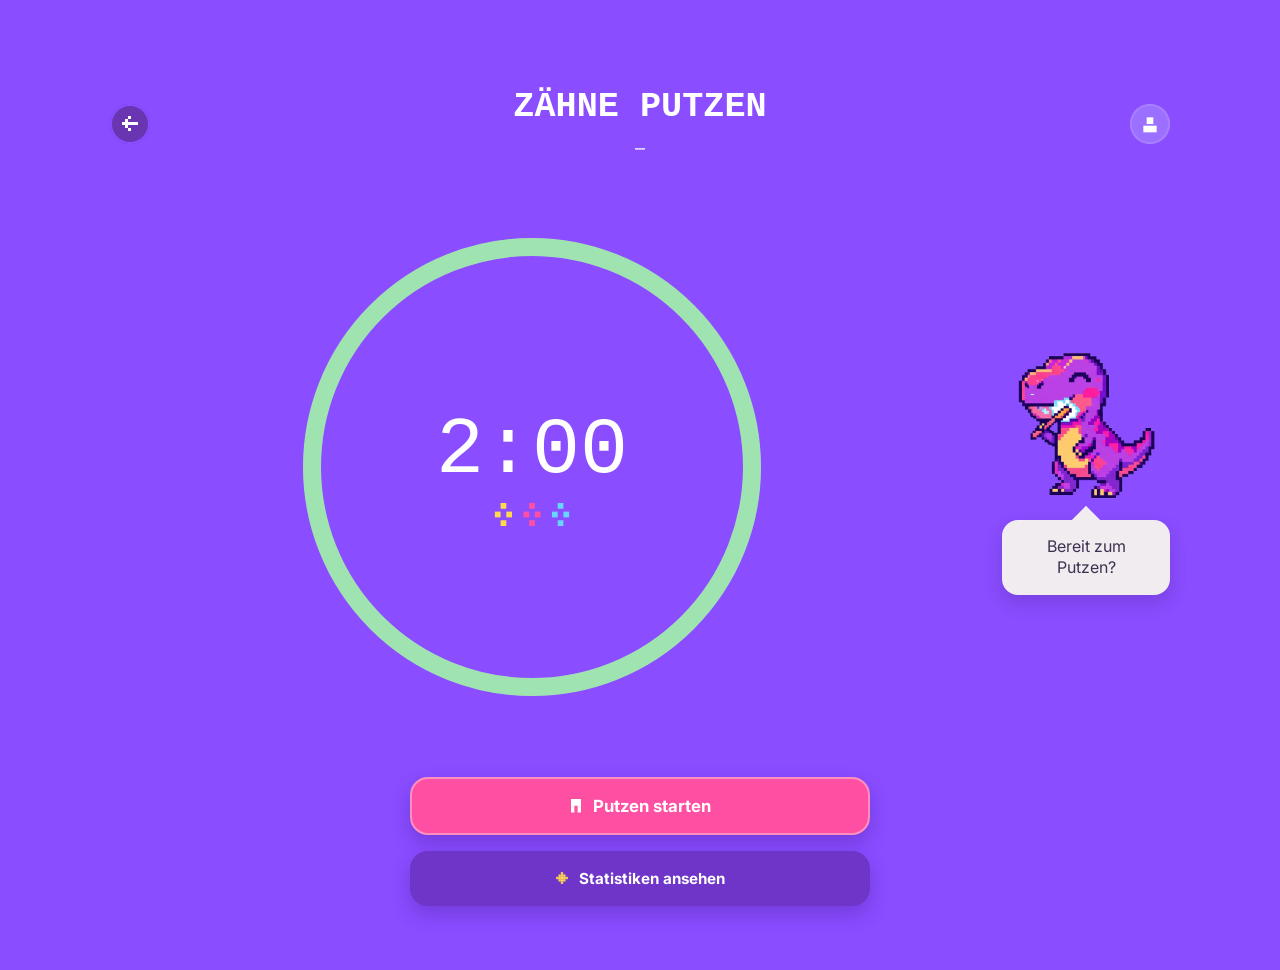
<file: index.html>
<!doctype html>
<html lang="de">
  <head>
    <meta charset="UTF-8" />
    <meta name="viewport" content="width=device-width, initial-scale=1.0" />
    <title>Zähne putzen</title>
    <link rel="preconnect" href="https://fonts.googleapis.com" />
    <link rel="preconnect" href="https://fonts.gstatic.com" crossorigin />
    <link
      href="https://fonts.googleapis.com/css2?family=Cousine:ital,wght@0,400;0,700;1,400;1,700&family=Inter:ital,opsz,wght@0,14..32,100..900;1,14..32,100..900&display=swap"
      rel="stylesheet"
    />
    <link rel="stylesheet" href="css/style.css" />
  </head>
  <body>
    <main class="page-wrapper page-wrapper-brushing">
      <section class="login-wrapper brushing-wrapper">
        <header class="brushing-header-wrapper">
          <button
            onclick="location.href='choose-profile.html'"
            class="back-button"
            aria-label="Zurück"
          >
            <img src="img/back_button.svg" alt="Zurück" />
          </button>
          <div class="brushing-title-wrapper">
            <h1 class="title-wrapper">ZÄHNE PUTZEN</h1>
            <p class="brushing-name" id="activeProfileName">–</p>
          </div>
          <a
            href="protected.html"
            class="circle-button-icon"
            aria-label="Profil"
          >
            <img src="img/profile_button.svg" alt="" />
          </a>
        </header>

        <div class="brushing-stage-wrapper">
          <!-- Timer -->
          <section class="timer-wrapper" aria-label="Timer">
            <div class="ring-timer">
              <svg class="ring-svg" viewBox="0 0 500 500">
                <circle class="ring-track" cx="250" cy="250" r="220" />
                <circle
                  class="ring-progress"
                  id="ring-progress"
                  cx="250"
                  cy="250"
                  r="220"
                />
              </svg>
              <div class="ring-center">
                <p class="ring-time" id="ring-time">2:00</p>
                <div class="intro-dots-wrapper" aria-hidden="true">
                  <img
                    src="img/coloured_rectangles.svg"
                    alt=""
                    class="intro-dots"
                  />
                </div>
              </div>
            </div>
          </section>

          <!-- Charakter -->
          <div class="brushing-character-wrapper">
            <div class="intro-image-wrapper brushing-image-wrapper">
              <img
                src="img/eddy.png"
                alt="Eddy beim Zähneputzen"
                class="intro-image brushing-image"
                loading="lazy"
              />
            </div>
            <section class="speech-bubble-wrapper">
              <p class="speech-bubble-text" id="speech-text">
                Bereit zum Putzen?
              </p>
            </section>
          </div>
        </div>

        <!-- Aktionsbuttons -->
        <div class="intro-actions-wrapper brushing-actions-wrapper">
          <div class="button-wrapper" id="btn-start-wrapper">
            <button
              type="button"
              class="intro-button intro-button-primary"
              onclick="startBrushing()"
            >
              <img src="img/zahn_white.svg" alt="" class="button-icon-image" />
              <span>Putzen starten</span>
            </button>
          </div>

          <div class="button-wrapper">
            <a
              href="stats-overview.html"
              class="intro-button intro-button-secondary"
            >
              <img src="img/dot_yellow.svg" alt="" class="button-icon-image" />
              <span>Statistiken ansehen</span>
            </a>
          </div>

          <div style="display: none; justify-content: center" id="badge-row">
            <span class="sensor-badge waiting" id="sensor-badge">
              <span class="sensor-dot"></span>
              <span id="sensor-label">Warte auf Sensor…</span>
            </span>
          </div>

          <div
            class="button-wrapper"
            id="btn-cancel-wrapper"
            style="display: none"
          >
            <button
              type="button"
              class="intro-button intro-button-secondary"
              onclick="openModal()"
            >
              <img src="img/dot_yellow.svg" alt="" class="button-icon-image" />
              <span>Abbrechen</span>
            </button>
          </div>
        </div>
      </section>
    </main>

    <!-- Modal -->
    <div id="cancel-modal">
      <div class="modal-box">
        <button class="modal-close" onclick="closeModal()">✕</button>
        <h2 class="modal-title">Putzen abbrechen?</h2>
        <p class="modal-text">
          Bist du sicher, dass du aufhören möchtest? Dein Fortschritt wird
          gespeichert, aber nicht als abgeschlossen markiert.
        </p>
        <div class="modal-buttons">
          <button class="modal-btn-primary" onclick="closeModal()">
            Weiter putzen
          </button>
          <button class="modal-btn-secondary" onclick="confirmCancel()">
            Ja, abbrechen
          </button>
        </div>
      </div>
    </div>

    <script src="js/auth.js"></script>
    <script src="js/logout.js"></script>

    <script>
      // ── Profilname + ID laden ────────────────────────────────────
      let activeKinderId = null;

      (async function loadProfileName() {
        try {
          const res = await fetch("api/get-active-profile.php");
          const data = await res.json();
          if (data.name) {
            document.getElementById("activeProfileName").textContent =
              data.name;
          }
          if (data.id) {
            activeKinderId = data.id;
          }
        } catch (e) {
          console.warn("Profilname konnte nicht geladen werden:", e);
        }
      })();

      // ── DOM-Referenzen ───────────────────────────────────────────
      const speechText = document.getElementById("speech-text");
      const btnStartWrap = document.getElementById("btn-start-wrapper");
      const badgeRow = document.getElementById("badge-row");
      const sensorBadge = document.getElementById("sensor-badge");
      const sensorLabel = document.getElementById("sensor-label");
      const btnCancelWrap = document.getElementById("btn-cancel-wrapper");
      const ringProgress = document.getElementById("ring-progress");
      const ringTime = document.getElementById("ring-time");

      // ── Timer-Setup ──────────────────────────────────────────────
      const TOTAL = 120;
      const CIRC = 2 * Math.PI * 220;
      const INACTIVE_TIMEOUT = 6000;
      ringProgress.style.strokeDasharray = CIRC;
      ringProgress.style.strokeDashoffset = 0;

      let appState = "idle";
      let pollInterval = null;
      let timerInterval = null;
      let lastSensorId = null;
      let lastActiveTime = null;
      let elapsed = 0;

      // ── Ring-Anzeige ─────────────────────────────────────────────
      function updateRing() {
        const remaining = TOTAL - elapsed;
        const mins = Math.floor(remaining / 60);
        const secs = remaining % 60;
        ringTime.textContent = `${mins}:${secs.toString().padStart(2, "0")}`;
        ringProgress.style.strokeDashoffset = CIRC * (elapsed / TOTAL);
        if (remaining <= 0) finish();
      }

      // ── Event speichern ──────────────────────────────────────────
      async function saveEvent(eventType) {
        try {
          const res = await fetch("api/save-event.php", {
            method: "POST",
            headers: { "Content-Type": "application/json" },
            body: JSON.stringify({
              kinder_id: activeKinderId,
              event: eventType,
              dauer: elapsed,
            }),
          });
          const text = await res.text();
          console.log("saveEvent Response:", res.status, text); // ← DEBUG
          console.log("Gesendete Daten:", {
            kinder_id: activeKinderId,
            event: eventType,
            dauer: elapsed,
          }); // ← DEBUG
        } catch (e) {
          console.warn("Event konnte nicht gespeichert werden:", e);
        }
      }

      // ── Sensor Polling ───────────────────────────────────────────
      async function pollSensor() {
        try {
          const res = await fetch("api/sensor-status.php", {
            cache: "no-store",
          });
          if (!res.ok) {
            checkInactive();
            return;
          }
          const data = await res.json();
          if (data.id !== null && data.id !== lastSensorId) {
            lastSensorId = data.id;
            onSensorActive();
          } else {
            checkInactive();
          }
        } catch {
          checkInactive();
        }
      }

      function checkInactive() {
        if (lastActiveTime && Date.now() - lastActiveTime > INACTIVE_TIMEOUT) {
          onSensorInactive();
        }
      }

      function onSensorActive() {
        lastActiveTime = Date.now();
        if (appState === "waiting") startTimer();
        else if (appState === "paused") resumeTimer();
      }

      function onSensorInactive() {
        if (appState === "running") pauseTimer();
      }

      // ── App-Zustände ─────────────────────────────────────────────
      async function startBrushing() {
        appState = "waiting";
        lastActiveTime = null;
        btnStartWrap.style.display = "none";
        badgeRow.style.display = "flex";
        btnCancelWrap.style.display = "grid";
        setBadge("waiting", "Warte auf Sensor…");
        speechText.textContent = "Los geht's!";

        // Aktuelle ID als Baseline – nur neuere gelten als aktiv
        try {
          const res = await fetch("api/sensor-status.php", {
            cache: "no-store",
          });
          const data = await res.json();
          lastSensorId = data.id;
        } catch {
          lastSensorId = null;
        }

        pollInterval = setInterval(pollSensor, 800);
      }

      function startTimer() {
        appState = "running";
        setBadge("active", "Sensor aktiv");
        speechText.textContent = "Weiter so! 💪";
        timerInterval = setInterval(() => {
          elapsed++;
          updateRing();
        }, 1000);
      }

      function pauseTimer() {
        appState = "paused";
        clearInterval(timerInterval);
        timerInterval = null;
        setBadge("paused", "Unterbrochen…");
        speechText.textContent = "Weitermachen!";
      }

      function resumeTimer() {
        appState = "running";
        setBadge("active", "Sensor aktiv");
        speechText.textContent = "Weiter so! 💪";
        timerInterval = setInterval(() => {
          elapsed++;
          updateRing();
        }, 1000);
      }

      async function cancelBrushing() {
        await saveEvent("abgebrochen");
        appState = "idle";
        clearInterval(pollInterval);
        clearInterval(timerInterval);
        pollInterval = null;
        timerInterval = null;
        elapsed = 0;
        lastSensorId = null;
        lastActiveTime = null;
        updateRing();
        btnStartWrap.style.display = "grid";
        badgeRow.style.display = "none";
        btnCancelWrap.style.display = "none";
        setBadge("waiting", "Warte auf Sensor…");
        speechText.textContent = "Bereit zum Putzen?";
      }

      async function finish() {
        await saveEvent("abgeschlossen");
        clearInterval(pollInterval);
        clearInterval(timerInterval);
        window.location.href = "success.html";
      }

      function setBadge(type, label) {
        sensorBadge.className = "sensor-badge " + type;
        sensorLabel.textContent = label;
      }

      // ── Modal ────────────────────────────────────────────────────
      function openModal() {
        document.getElementById("cancel-modal").style.display = "flex";
      }
      function closeModal() {
        document.getElementById("cancel-modal").style.display = "none";
      }
      function confirmCancel() {
        closeModal();
        cancelBrushing();
      }
      document
        .getElementById("cancel-modal")
        .addEventListener("click", function (e) {
          if (e.target === this) closeModal();
        });
    </script>

    <!-- DEBUG PANEL – danach entfernen
    <div id="debug-panel" style="
      position:fixed; bottom:0; left:0; right:0;
      background:#000; color:#0f0; font:12px/1.4 monospace;
      padding:8px 12px; z-index:9999; max-height:40vh; overflow-y:auto;
      border-top:2px solid #0f0;
    ">
      <strong>🐛 DEBUG</strong>
      <div id="debug-log"></div>
    </div>
    <script>
      function dbg(msg) {
        const el = document.getElementById("debug-log");
        const t  = new Date().toISOString().slice(11, 19);
        el.innerHTML = `<div>[${t}] ${msg}</div>` + el.innerHTML;
        const lines = el.querySelectorAll("div");
        if (lines.length > 30) lines[lines.length - 1].remove();
      }
      // Überschreibe pollSensor mit Debug-Version
      // pollSensor = async function() {
      //   try {
      //     const res  = await fetch('api/sensor-status.php', { cache: 'no-store' });
      //     const text = await res.text();
      //     let data;
      //     try { data = JSON.parse(text); } catch(e) { dbg('❌ JSON parse error: ' + text); return; }
      //     dbg(`fetch OK | id=${data.id} wert=${data.wert} lastSensorId=${lastSensorId} streak=${noDataStreak}`);
      //     if (data.id !== null && data.id !== lastSensorId) {
      //       lastSensorId = data.id;
      //       dbg('✅ SENSOR AKTIV → onSensorActive()');
      //       onSensorActive();
      //     } else {
      //       dbg(`⏸ keine neue id → lastActive=${lastActiveTime ? Date.now()-lastActiveTime : 'null'}ms`);
      //       checkInactive();
      //     }
      //   } catch(e) {
      //     dbg('💥 fetch error: ' + e.message);
      //     checkInactive();
      //   }
      // };
    </script>
    -->
  </body>
</html>
</file>
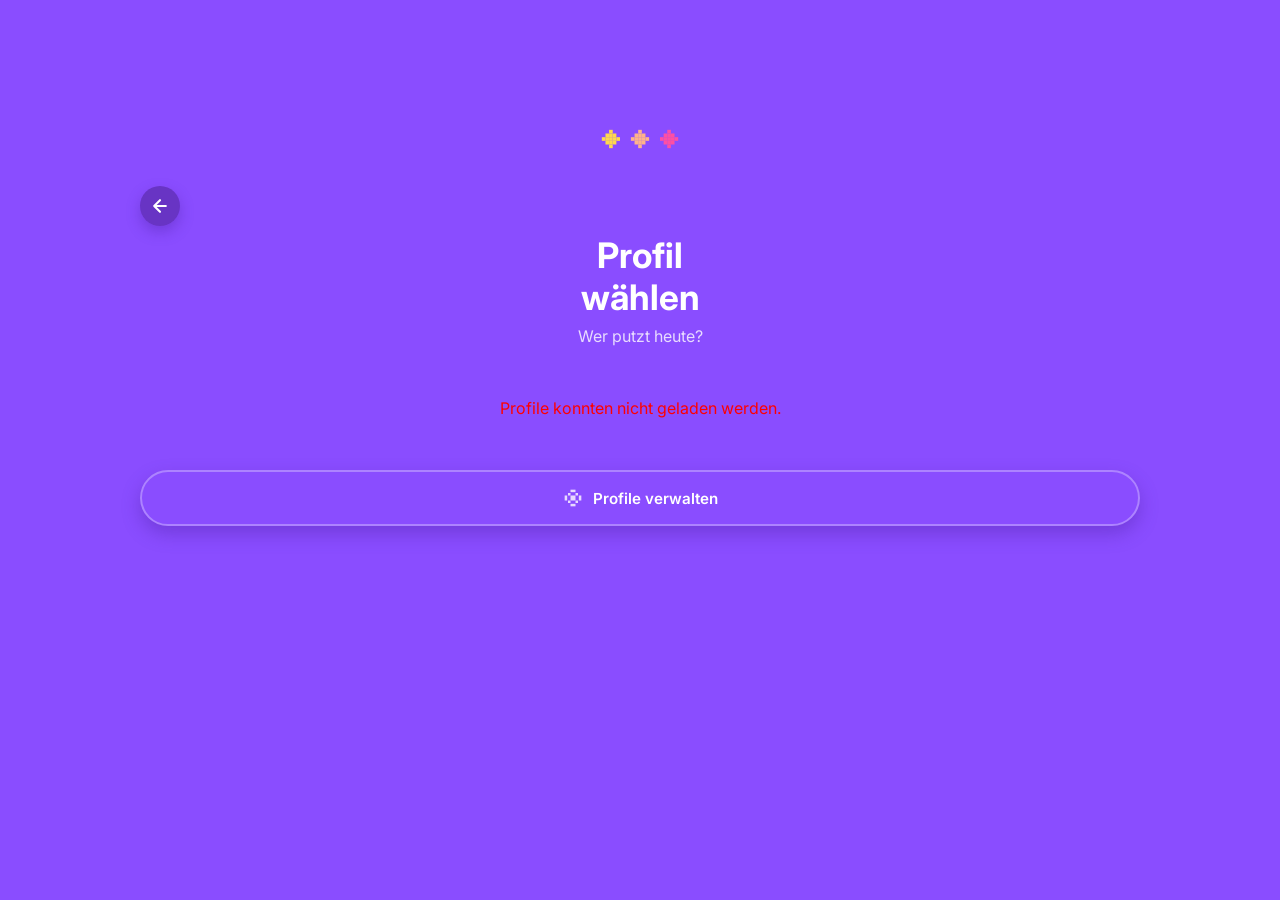
<file: choose-profile.html>
<!doctype html>
<html lang="de">
  <head>
    <meta charset="UTF-8" />
    <meta name="viewport" content="width=device-width, initial-scale=1.0" />
    <title>Profil wählen</title>
    <link rel="preconnect" href="https://fonts.googleapis.com" />
    <link rel="preconnect" href="https://fonts.gstatic.com" crossorigin />
    <link
      href="https://fonts.googleapis.com/css2?family=Cousine:ital,wght@0,400;0,700;1,400;1,700&family=Inter:ital,opsz,wght@0,14..32,100..900;1,14..32,100..900&display=swap"
      rel="stylesheet"
    />
    <link rel="stylesheet" href="css/style.css" />
  </head>
  <body>
    <main class="page-wrapper">
      <section class="login-wrapper choose-profile-wrapper">
        <div class="intro-dots-wrapper" aria-hidden="true">
          <img src="img/coloured_dots.svg" alt="" class="intro-dots" />
        </div>

        <header class="choose-profile-header">
          <a href="login.html" class="circle-button" aria-label="Zurück">
            <svg
              width="20"
              height="20"
              viewBox="0 0 24 24"
              fill="none"
              stroke="currentColor"
              stroke-width="2.5"
              stroke-linecap="round"
              stroke-linejoin="round"
              aria-hidden="true"
            >
              <path d="M19 12H5M12 5l-7 7 7 7" />
            </svg>
          </a>
          <h1 class="title-wrapper">Profil<br />wählen</h1>
          <p class="choose-profile-subtitle">Wer putzt heute?</p>
        </header>

        <!-- ✅ id="profileGrid" MUSS vorhanden sein – JS füllt dieses Element -->
        <div class="profile-grid" role="list" id="profileGrid">
          <!-- wird per JavaScript befüllt -->
        </div>

        <div class="choose-profile-actions">
          <a
            href="edit-profile.html"
            class="intro-button intro-button-secondary"
          >
            <img
              src="img/edit-profile.svg"
              alt=""
              width="20"
              height="20"
              aria-hidden="true"
            />
            <span>Profile verwalten</span>
          </a>
        </div>
      </section>
    </main>

    <script src="js/auth.js"></script>
    <script src="js/choose-profile.js"></script>
    <script>
      async function loadProfiles() {
        const grid = document.getElementById("profileGrid");

        try {
          const res = await fetch("api/get-profiles.php");
          const data = await res.json();

          grid.innerHTML = "";

          if (data.status === "success") {
            data.kinder.forEach((kind) => {
              const btn = document.createElement("button");
              btn.className = "profile-card";
              btn.setAttribute("role", "listitem");
              btn.setAttribute("data-name", kind.name);
              btn.setAttribute("data-kinder-id", kind.id);
              btn.setAttribute("aria-label", "Profil " + kind.name + " wählen");
              btn.addEventListener("click", () => selectProfile(btn));

              const avatarHTML = kind.avatar
                ? `<img src="/${kind.avatar}" alt="${kind.name}" loading="lazy" />`
                : `<span class="profile-initial">${kind.name.charAt(0).toUpperCase()}</span>`;

              btn.innerHTML = `
                <div class="profile-avatar">${avatarHTML}</div>
                <span class="profile-name">${kind.name}</span>
              `;
              grid.appendChild(btn);
            });
          }

          // ✅ Als <a>-Tag damit der Link wirklich funktioniert
          const addLink = document.createElement("a");
          addLink.href = "generate-profile.html";
          addLink.className = "profile-card";
          addLink.setAttribute("role", "listitem");
          addLink.setAttribute("aria-label", "Profil hinzufügen");
          addLink.innerHTML = `
            <div class="profile-avatar profile-avatar--add">
              <img src="img/hinzufuegen.svg" alt="" aria-hidden="true" />
            </div>
            <span class="profile-name">Profil<br>hinzufügen</span>
          `;
          grid.appendChild(addLink);
        } catch (e) {
          console.error("Profile laden fehlgeschlagen:", e);
          grid.innerHTML =
            '<p style="color:red;padding:1rem;">Profile konnten nicht geladen werden.</p>';
        }
      }

      loadProfiles();
    </script>
  </body>
</html>
</file>
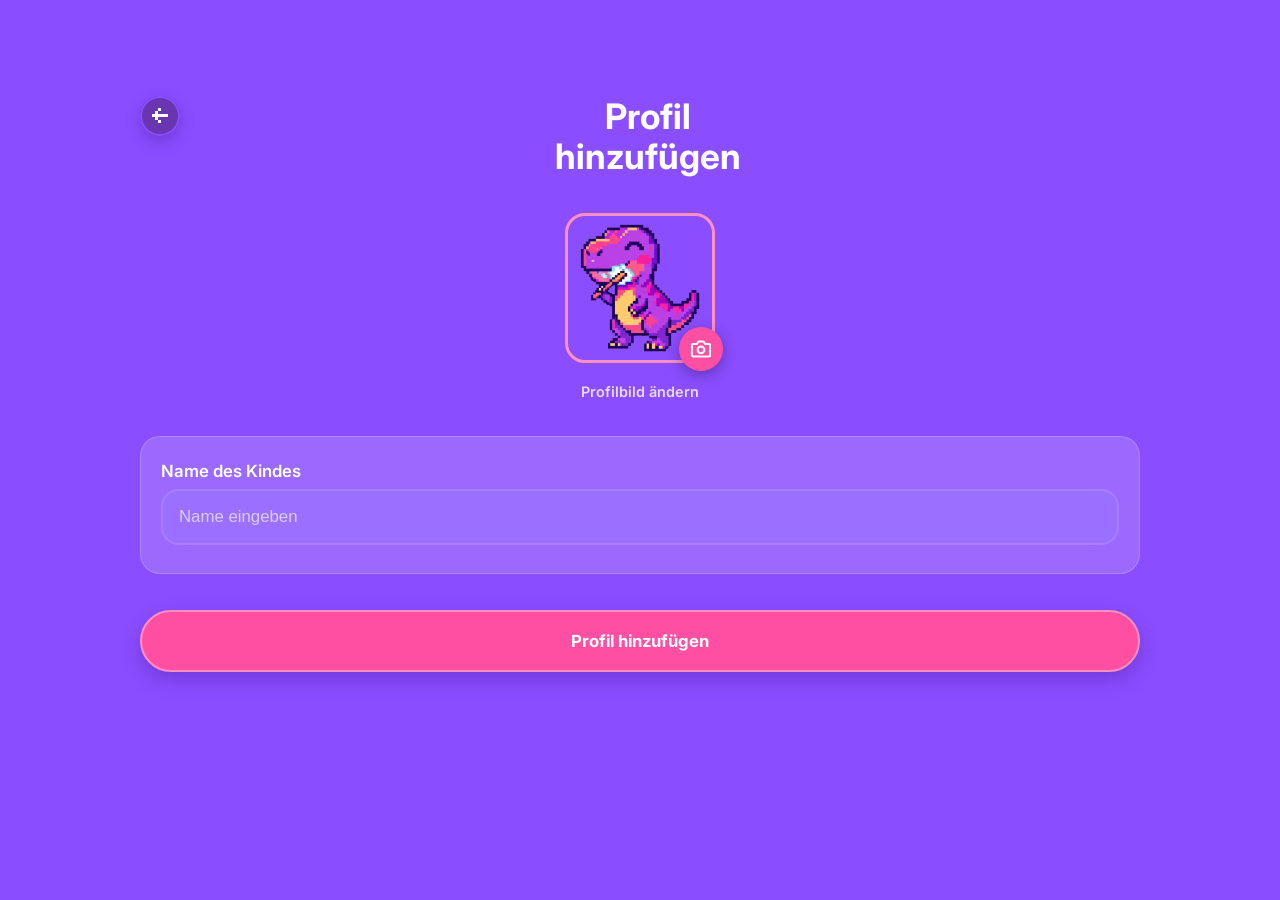
<file: generate-profile.html>
<!doctype html>
<html lang="de">
  <head>
    <meta charset="UTF-8" />
    <meta name="viewport" content="width=device-width, initial-scale=1.0" />
    <title>Profil hinzufügen</title>
    <link rel="preconnect" href="https://fonts.googleapis.com" />
    <link rel="preconnect" href="https://fonts.gstatic.com" crossorigin />
    <link
      href="https://fonts.googleapis.com/css2?family=Cousine:ital,wght@0,400;0,700;1,400;1,700&family=Inter:ital,opsz,wght@0,14..32,100..900;1,14..32,100..900&display=swap"
      rel="stylesheet"
    />
    <link rel="stylesheet" href="css/style.css" />
  </head>
  <body>
    <main class="page-wrapper">
      <section class="login-wrapper gen-profile-wrapper">
        <!-- Header -->
        <header class="gen-profile-header">
          <a
            href="choose-profile.html"
            class="circle-button"
            aria-label="Zurück"
          >
            <img src="img/back_button.svg" alt="Zurück" />
          </a>
          <h1 class="title-wrapper gen-profile-title">
            Profil<br />hinzufügen
          </h1>
        </header>

        <!-- Feedback-Banner -->
        <div
          id="alertBox"
          class="gen-alert"
          style="display: none"
          role="alert"
          aria-live="polite"
        ></div>

        <!-- Avatar -->
        <div class="gen-avatar-wrapper">
          <div class="gen-avatar-img-box" id="avatarBox">
            <img
              src="img/eddy.png"
              alt="Profilbild"
              id="avatarPreview"
              class="gen-avatar-img"
            />
            <button
              type="button"
              class="gen-avatar-edit-btn"
              onclick="document.getElementById('avatarInput').click()"
              aria-label="Profilbild ändern"
            >
              <svg
                width="20"
                height="20"
                viewBox="0 0 24 24"
                fill="none"
                stroke="currentColor"
                stroke-width="2.5"
                stroke-linecap="round"
                stroke-linejoin="round"
              >
                <path
                  d="M23 19a2 2 0 0 1-2 2H3a2 2 0 0 1-2-2V8a2 2 0 0 1 2-2h4l2-3h6l2 3h4a2 2 0 0 1 2 2z"
                />
                <circle cx="12" cy="13" r="4" />
              </svg>
            </button>
            <input
              type="file"
              id="avatarInput"
              accept="image/*"
              style="display: none"
              onchange="previewAvatar(event)"
            />
          </div>
          <p class="gen-avatar-label">Profilbild ändern</p>
        </div>

        <!-- Formular — action zeigt auf PHP, name-Attribut überträgt den Wert -->
        <form
          id="profileForm"
          action="/api/generate-profile.php"
          method="POST"
          class="gen-form-card"
          novalidate
        >
          <div class="input-wrapper">
            <label for="childName">Name des Kindes</label>
            <input
              type="text"
              id="childName"
              name="childName"
              placeholder="Name eingeben"
              autocomplete="off"
            />
          </div>
        </form>

        <!-- Submit -->
        <div class="button-wrapper">
          <button
            type="submit"
            form="profileForm"
            class="intro-button intro-button-primary gen-submit-btn"
            id="submitBtn"
          >
            Profil hinzufügen
          </button>
        </div>
      </section>
    </main>

    <script src="js/auth.js"></script>
    <script>
      // ── Avatar Vorschau (kann bleiben, macht nur UI) ──
      function previewAvatar(e) {
        const file = e.target.files[0];
        if (!file) return;
        document.getElementById("avatarPreview").src =
          URL.createObjectURL(file);
      }

      // ── URL-Parameter auslesen (Fehler/Erfolg vom PHP) ──
      (function checkUrlParams() {
        const params = new URLSearchParams(window.location.search);
        const error = params.get("error");
        const success = params.get("success");

        if (error === "name") {
          showAlert("error", "⚠️ Bitte gib einen Namen für das Kind ein.");
        } else if (error === "db") {
          showAlert(
            "error",
            "⚠️ Ein Fehler ist aufgetreten. Bitte versuche es nochmal.",
          );
        } else if (success === "1") {
          // Erfolg: Meldung anzeigen, dann zur Profil-Auswahl
          showAlert(
            "success",
            "✅ Profil wurde gespeichert! Du wirst zur Auswahl weitergeleitet …",
          );
          setTimeout(() => {
            window.location.href = "/choose-profile.html";
          }, 1500);
        }

        // URL sauber halten ohne Reload
        if (error || success) {
          history.replaceState(null, "", window.location.pathname);
        }
      })();

      // ── Client-seitige Validierung vor dem Absenden ──
      document
        .getElementById("profileForm")
        .addEventListener("submit", function (e) {
          const name = document.getElementById("childName").value.trim();
          if (!name) {
            e.preventDefault();
            showAlert("error", "⚠️ Bitte gib einen Namen für das Kind ein.");
            document.getElementById("childName").focus();
            return;
          }
          // Doppelklick verhindern
          const btn = document.getElementById("submitBtn");
          if (btn) {
            btn.disabled = true;
            btn.textContent = "Wird gespeichert…";
          }
        });

      // ── Alert anzeigen ──
      function showAlert(type, message) {
        const box = document.getElementById("alertBox");
        box.className = "gen-alert gen-alert--" + type;
        box.textContent = message;
        box.style.display = "flex";
        box.scrollIntoView({ behavior: "smooth", block: "nearest" });
      }
    </script>
  </body>
</html>
</file>
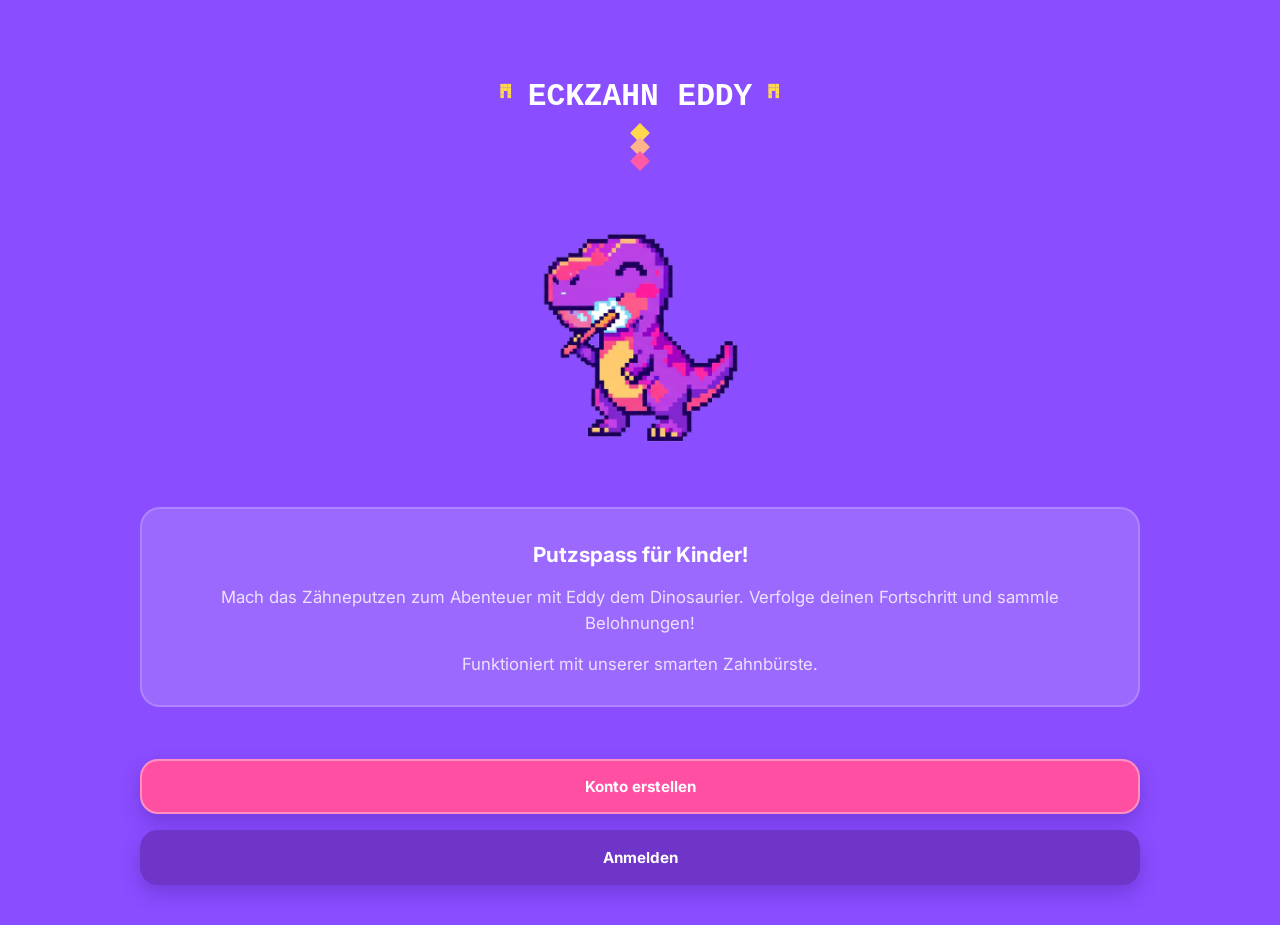
<file: introduction.html>
<!DOCTYPE html>
<html lang="de">
  <head>
    <meta charset="UTF-8" />
    <meta name="viewport" content="width=device-width, initial-scale=1.0" />
    <title>Willkommen – Eckzahn Eddy</title>

    <link rel="preconnect" href="https://fonts.googleapis.com" />
    <link rel="preconnect" href="https://fonts.gstatic.com" crossorigin />
    <link
      href="https://fonts.googleapis.com/css2?family=Cousine:ital,wght@0,400;0,700;1,400;1,700&family=Inter:ital,opsz,wght@0,14..32,100..900;1,14..32,100..900&display=swap"
      rel="stylesheet"
    />

    <link rel="stylesheet" href="css/style.css" />
  </head>
  <body>
    <main class="page-wrapper">
      <section class="login-wrapper">
        <div class="intro-header-wrapper">
          <div class="heading-wrapper intro-heading-wrapper">
            <img src="img/zahn.svg" alt="Zahn" class="zahn" />
            <h1 class="title-wrapper">ECKZAHN EDDY</h1>
            <img src="img/zahn.svg" alt="Zahn" class="zahn" />
          </div>

          <div class="intro-dots-wrapper" aria-hidden="true">
            <span class="intro-dot intro-dot-yellow"></span>
            <span class="intro-dot intro-dot-peach"></span>
            <span class="intro-dot intro-dot-pink"></span>
          </div>
        </div>

        <div class="intro-image-wrapper">
          <img
            src="img/eddy.png"
            alt="Illustration von Eddy dem Dinosaurier"
            class="intro-image"
          />
        </div>

        <section class="intro-card-wrapper">
          <h2 class="intro-card-title">Putzspass für Kinder!</h2>
          <p class="intro-card-text">
            Mach das Zähneputzen zum Abenteuer mit Eddy dem Dinosaurier.
            Verfolge deinen Fortschritt und sammle Belohnungen!
          </p>
          <p class="intro-card-text">
            Funktioniert mit unserer smarten Zahnbürste.
          </p>
        </section>

        <div class="intro-actions-wrapper">
          <div class="button-wrapper">
            <a href="register.html" class="intro-button intro-button-primary">
              Konto erstellen
            </a>
          </div>

          <div class="button-wrapper">
            <a href="login.html" class="intro-button intro-button-secondary">
              Anmelden
            </a>
          </div>
        </div>
      </section>
    </main>

    <script src="js/auth.js"></script>
    <script src="js/logout.js"></script>
  </body>
</html>
</file>
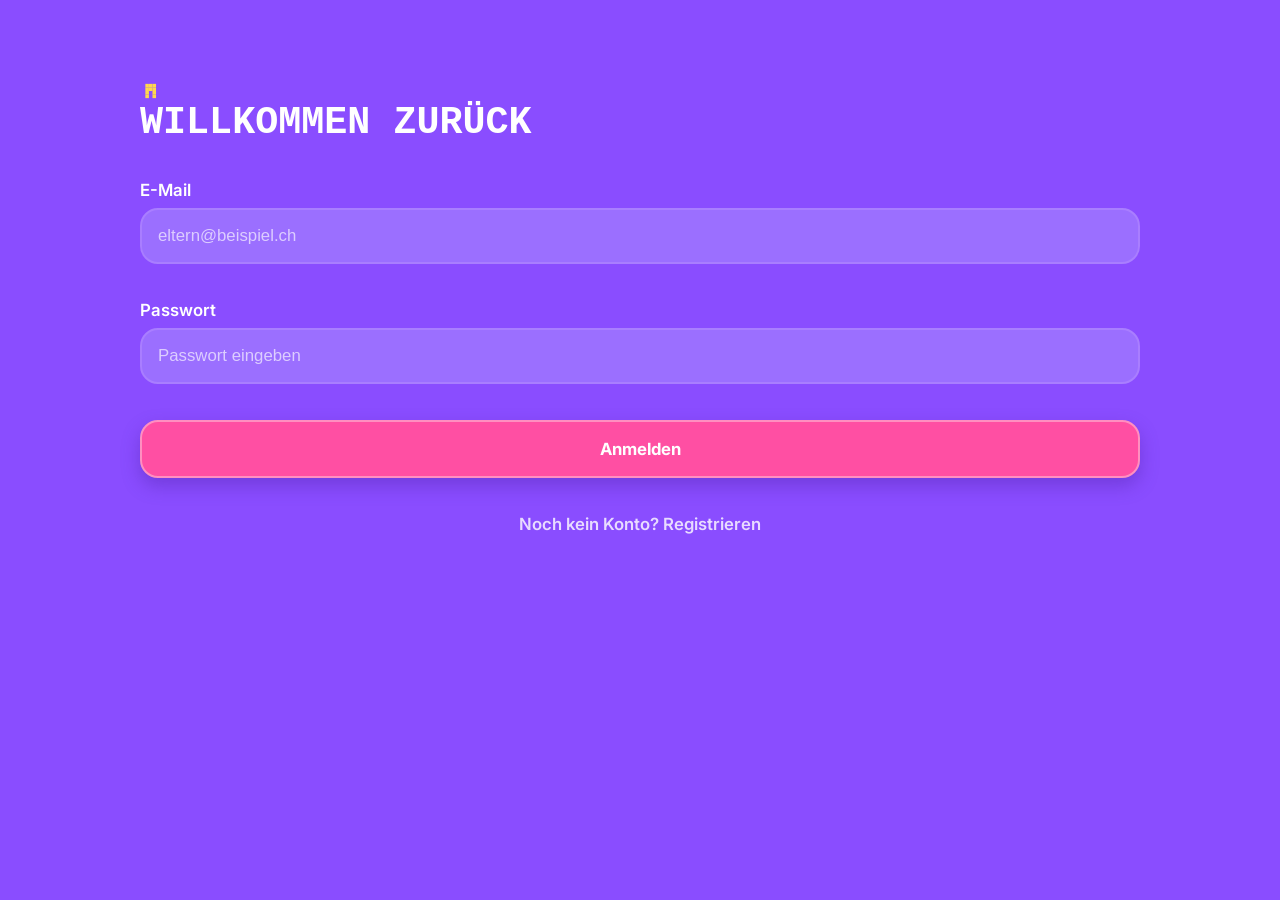
<file: login.html>
<!DOCTYPE html>
<html lang="de">
  <head>
    <meta charset="UTF-8" />
    <meta name="viewport" content="width=device-width, initial-scale=1.0" />
    <title>Anmelden – Eckzahn Eddy</title>

    <link rel="preconnect" href="https://fonts.googleapis.com" />
    <link rel="preconnect" href="https://fonts.gstatic.com" crossorigin />
    <link
      href="https://fonts.googleapis.com/css2?family=Cousine:ital,wght@0,400;0,700;1,400;1,700&family=Inter:ital,opsz,wght@0,14..32,100..900;1,14..32,100..900&display=swap"
      rel="stylesheet"
    />

    <link rel="stylesheet" href="css/style.css" />
  </head>
  <body>
    <main class="page-wrapper">
      <section class="login-wrapper">
        <div class="heading-wrapper">
          <img src="img/zahn.svg" alt="Zahn" class="zahn"/>
          <h1 class="title-wrapper">WILLKOMMEN ZURÜCK</h1>
      </div>

        <form id="loginForm" class="form-wrapper">
          <div class="input-wrapper">
            <label for="email">E-Mail</label>
            <input
              type="email"
              id="email"
              placeholder="eltern@beispiel.ch"
              required
            />
          </div>

          <div class="input-wrapper">
            <label for="password">Passwort</label>
            <input
              type="password"
              id="password"
              placeholder="Passwort eingeben"
              required
            />
          </div>

          <div class="button-wrapper">
            <button type="submit">Anmelden</button>
          </div>
        </form>

        <p class="register-wrapper">
          Noch kein Konto?
          <a href="register.html">Registrieren</a>
        </p>
      </section>
    </main>

    <script src="js/login.js"></script>
  </body>
</html>
</file>
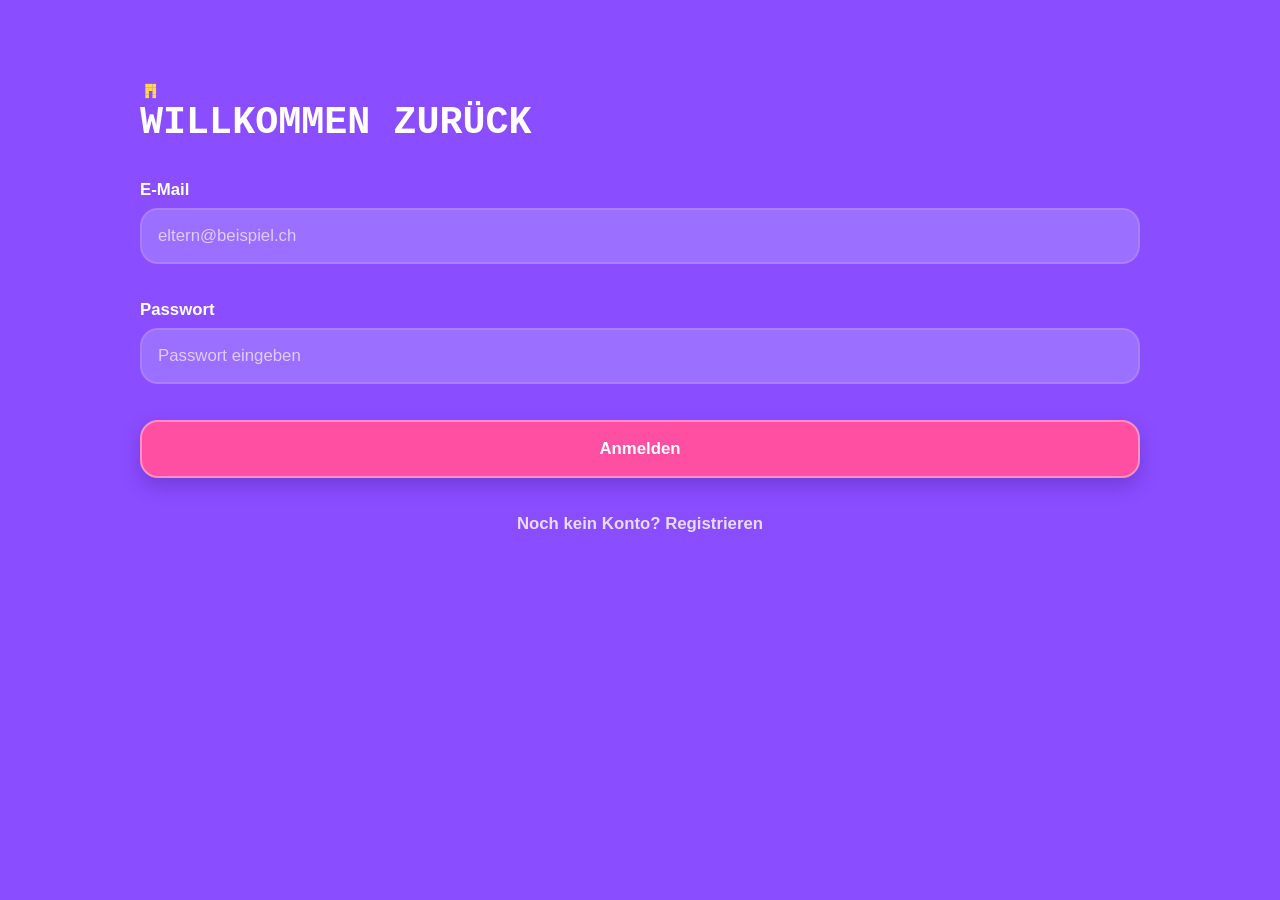
<file: protected.html>
<!doctype html>
<html lang="en">
  <head>
    <meta charset="UTF-8" />
    <title>Protected Page</title>
    <link rel="stylesheet" href="css/style.css" />
  </head>
  <body>
    <h1>Protected Page</h1>

    <!-- This is where we'll dynamically show the protected content -->
    <div id="protectedContent">
      <h2>Welcome, <span id="userEmail"></span>!</h2>
      <p>Your user ID is: <span id="userId"></span></p>
    </div>

    <button id="logoutBtn">Logout</button>

    <script src="js/auth.js"></script>
    <script src="js/protected.js"></script>
    <script src="js/logout.js"></script>
  </body>
</html>
</file>
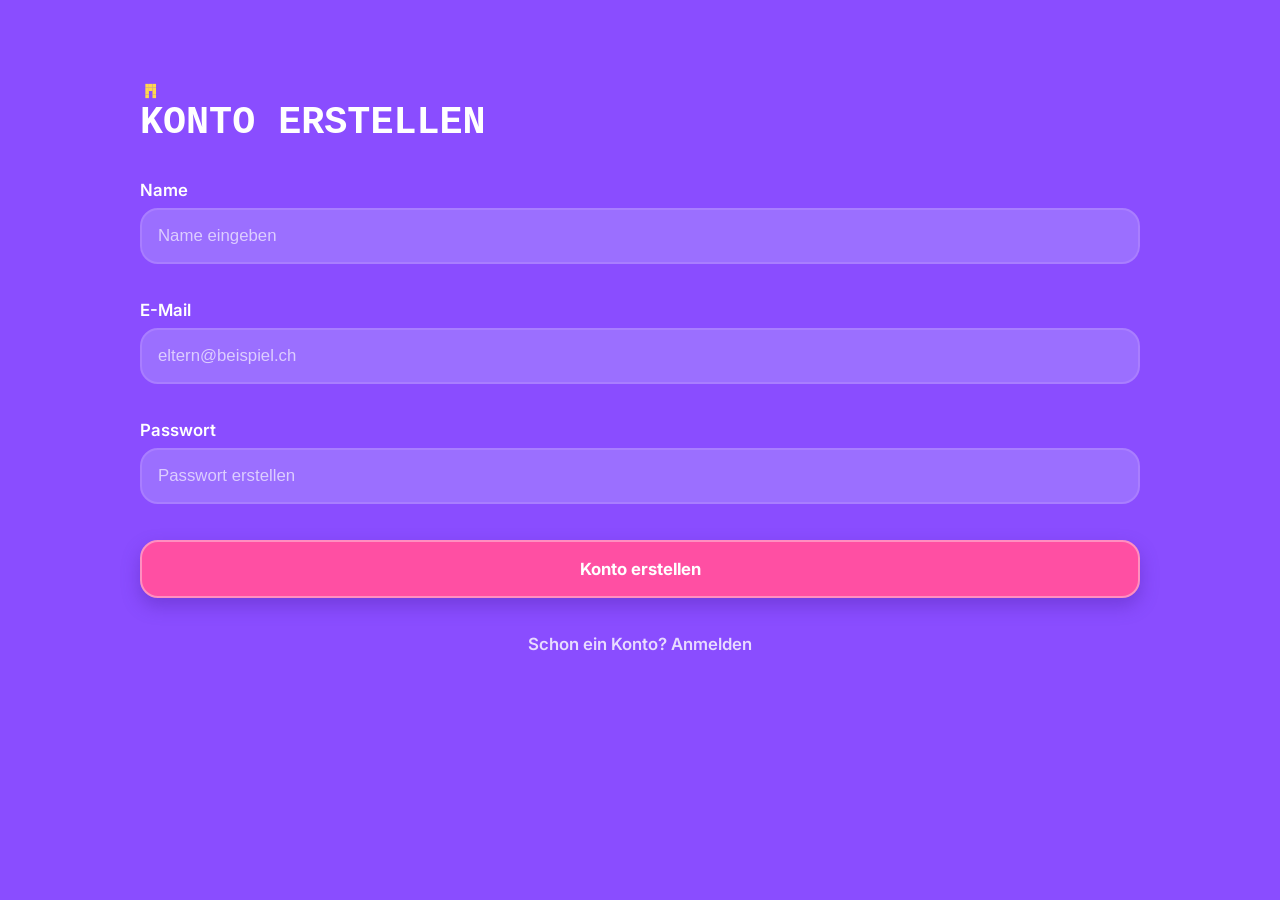
<file: register.html>
<!DOCTYPE html>
<html lang="de">
  <head>
    <meta charset="UTF-8" />
    <meta name="viewport" content="width=device-width, initial-scale=1.0" />
    <title>Konto erstellen – Eckzahn Eddy</title>

    <link rel="preconnect" href="https://fonts.googleapis.com" />
    <link rel="preconnect" href="https://fonts.gstatic.com" crossorigin />
    <link
      href="https://fonts.googleapis.com/css2?family=Cousine:ital,wght@0,400;0,700;1,400;1,700&family=Inter:ital,opsz,wght@0,14..32,100..900;1,14..32,100..900&display=swap"
      rel="stylesheet"
    />

    <link rel="stylesheet" href="css/style.css" />
  </head>
  <body>
    <main class="page-wrapper">
      <section class="login-wrapper">
        <div class="heading-wrapper">
          <img src="img/zahn.svg" alt="Zahn" class="zahn" />
          <h1 class="title-wrapper">KONTO ERSTELLEN</h1>
        </div>

        <form id="registerForm" class="form-wrapper">
          <div class="input-wrapper">
            <label for="name">Name</label>
            <input
              type="text"
              id="name"
              placeholder="Name eingeben"
              required
            />
          </div>

          <div class="input-wrapper">
            <label for="email">E-Mail</label>
            <input
              type="email"
              id="email"
              placeholder="eltern@beispiel.ch"
              required
            />
          </div>

          <div class="input-wrapper">
            <label for="password">Passwort</label>
            <input
              type="password"
              id="password"
              placeholder="Passwort erstellen"
              required
            />
          </div>

          <div class="button-wrapper">
            <button type="submit">Konto erstellen</button>
          </div>
        </form>

        <p class="register-wrapper">
          Schon ein Konto?
          <a href="login.html">Anmelden</a>
        </p>
      </section>
    </main>

    <script src="js/register.js"></script>
  </body>
</html>
</file>
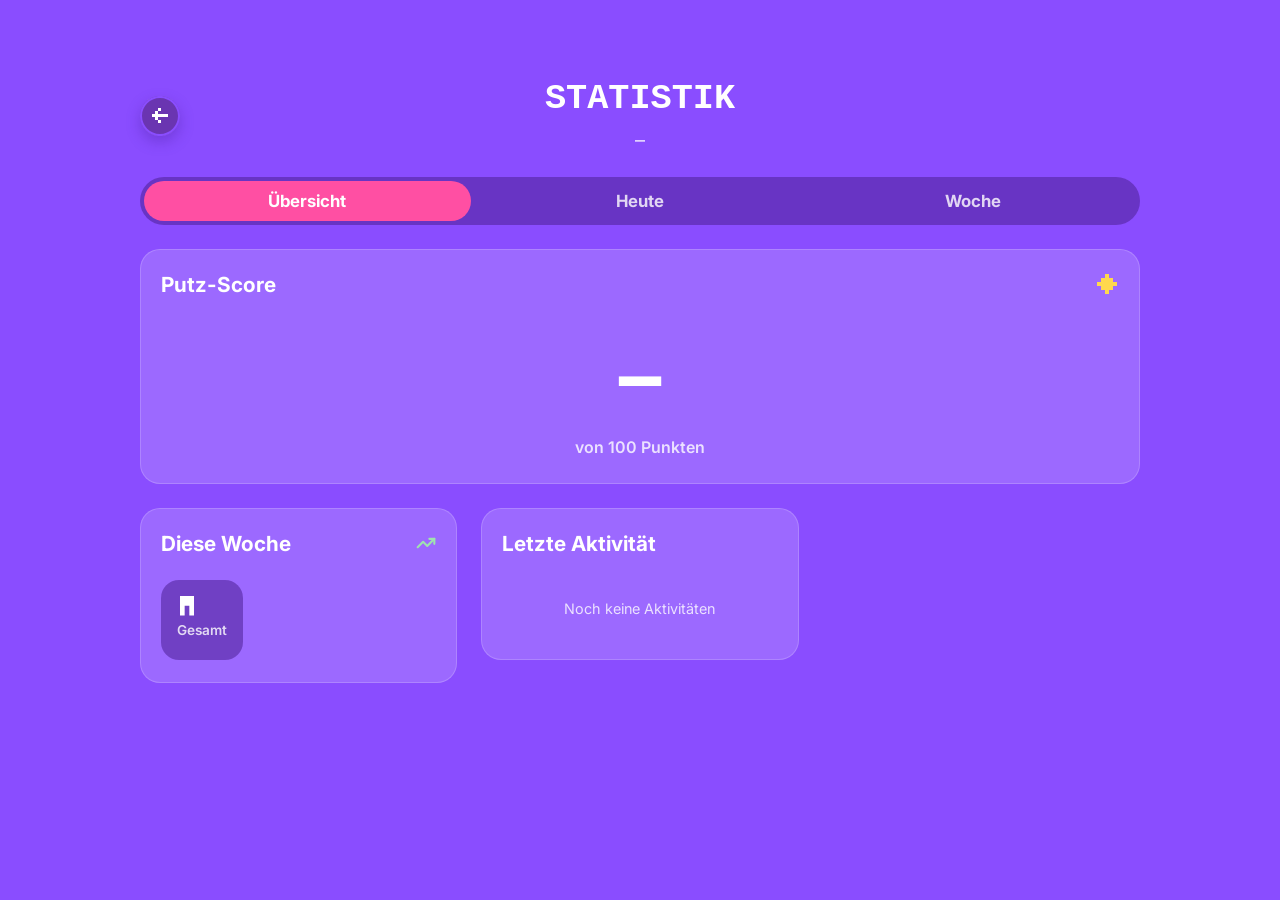
<file: stats-overview.html>
<!DOCTYPE html>
<html lang="de">
<head>
  <meta charset="UTF-8" />
  <meta name="viewport" content="width=device-width, initial-scale=1.0" />
  <title>Stats Übersicht – Eckzahn Eddy</title>
  <link rel="preconnect" href="https://fonts.googleapis.com" />
  <link rel="preconnect" href="https://fonts.gstatic.com" crossorigin />
  <link href="https://fonts.googleapis.com/css2?family=Cousine:wght@400;700&family=Inter:wght@400;600;700&display=swap" rel="stylesheet" />
  <link rel="stylesheet" href="css/style.css" />
</head>
<body data-page="stats-overview">
  <div class="page-wrapper stats-page-wrapper">
    <div class="login-wrapper stats-wrapper">

      <header class="brushing-header-wrapper">
        <button class="circle-button circle-button-light" aria-label="Zurück" onclick="location.href='index.html'">
          <img src="img/back_button.svg" alt="Zurück" />
        </button>
        <div class="brushing-title-wrapper">
          <h1 class="title-wrapper">STATISTIK</h1>
          <p class="brushing-name js-username">–</p>
        </div>
      </header>

      <!-- Tabs -->
      <div class="stats-tabs-wrapper stats-tabs-wrapper--three" role="tablist">
        <button class="stats-tab stats-tab--active" role="tab" aria-selected="true"
          onclick="location.href='stats-overview.html'">Übersicht</button>
        <button class="stats-tab" role="tab" aria-selected="false"
          onclick="location.href='stats-daily.html'">Heute</button>
        <button class="stats-tab" role="tab" aria-selected="false"
          onclick="location.href='stats-weekly.html'">Woche</button>
      </div>

     <!-- Putz-Score Card -->
<section class="stats-card" aria-label="Putz-Score">
  <div class="stats-card-title-row">
    <h2 class="stats-card-title">Putz-Score</h2>
    <img src="img/dot_yellow.svg" alt="" class="button-icon-image" style="width:24px;height:24px;" />
  </div>
  <div class="stats-score-display">
    <span class="stats-score-value js-score-value">–</span>
    <span class="stats-score-sub js-score-sub">von 100 Punkten</span>
  </div>
</section>

<!-- Diese Woche Card -->
<section class="stats-card" aria-label="Diese Woche">
  <div class="stats-card-title-row">
    <h2 class="stats-card-title">Diese Woche</h2>
    <svg width="20" height="20" viewBox="0 0 24 24" fill="none" stroke="var(--color-timer-accent)"
      stroke-width="2.5" stroke-linecap="round" stroke-linejoin="round">
      <polyline points="22 7 13.5 15.5 8.5 10.5 2 17"/><polyline points="16 7 22 7 22 13"/>
    </svg>
  </div>
  <div class="stats-week-grid">
    <div class="stats-week-tile">
      <img src="img/zahn_white.svg" alt="" class="button-icon-image stats-week-tile-icon" />
      <span class="stats-week-tile-label">Gesamt</span>
      <span class="stats-metric-value js-week-total"></span>
    </div>
  </div>
</section>

<!-- Letzte Aktivität Card -->
<section class="stats-card" aria-label="Letzte Aktivität">
  <h2 class="stats-card-title">Letzte Aktivität</h2>
  <ul class="stats-activity-list js-activity-list">
    <li class="stats-activity-empty">Noch keine Aktivitäten</li>
  </ul>
</section>

    </div>
  </div>

  <script src="js/auth.js"></script>
  <script src="js/stats-overview.js"></script>
</body>
</html>
</file>
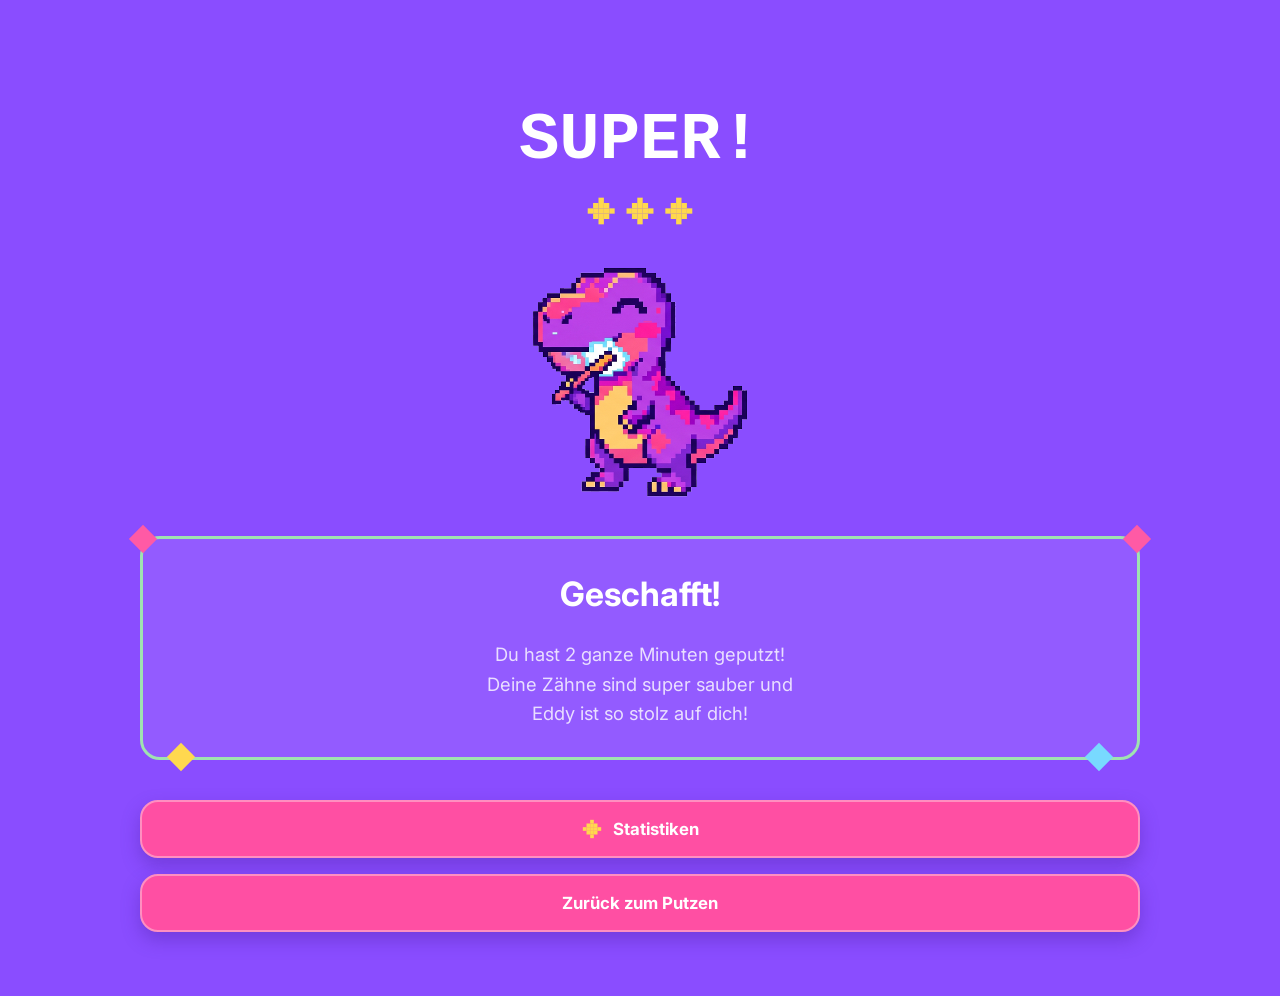
<file: success.html>
<!doctype html>
<html lang="de">
  <head>
    <meta charset="UTF-8" />
    <meta name="viewport" content="width=device-width, initial-scale=1.0" />
    <title>Putzen abgeschlossen</title>

    <link rel="preconnect" href="https://fonts.googleapis.com" />
    <link rel="preconnect" href="https://fonts.gstatic.com" crossorigin />

    <link
      href="https://fonts.googleapis.com/css2?family=Cousine:wght@400;700&family=Inter:wght@100..900&display=swap"
      rel="stylesheet"
    />

    <link rel="stylesheet" href="css/style.css" />
  </head>

  <body>
    <main class="page-wrapper page-wrapper-brushing success-page-wrapper">
      <section class="login-wrapper success-wrapper">
        <!-- Header -->
        <header class="success-header-wrapper">
          <h1 class="title-wrapper success-title">SUPER!</h1>

          <div class="success-stars-wrapper" aria-hidden="true">
            <img src="img/yellow_dots.svg" alt="" class="success-stars" />
          </div>
        </header>

        <!-- Character -->
        <section class="success-character-wrapper">
          <div class="intro-image-wrapper success-image-wrapper">
            <img
              src="img/eddy.png"
              alt="Eddy freut sich über das Zähneputzen"
              class="intro-image success-image"
              loading="lazy"
            />
          </div>
        </section>

        <!-- Success Card -->
        <section class="intro-card-wrapper success-card-wrapper">
          <div class="success-card-inner">
            <h2 class="intro-card-title success-card-title">Geschafft!</h2>

            <p class="intro-card-text success-card-text">
              Du hast 2 ganze Minuten geputzt!<br />
              Deine Zähne sind super sauber und<br />
              Eddy ist so stolz auf dich!
            </p>
          </div>

          <!-- Decorative corners -->
          <div class="success-corner success-corner-top-left"></div>
          <div class="success-corner success-corner-top-right"></div>
          <div class="success-corner success-corner-bottom-left"></div>
          <div class="success-corner success-corner-bottom-right"></div>
        </section>

        <!-- Actions -->
        <div class="intro-actions-wrapper success-actions-wrapper">
          <div class="button-wrapper">
            <button
              type="button"
              class="intro-button intro-button-secondary success-secondary-button"
              onclick="window.location.href = 'stats-overview.html'"
            >
              <img
                src="img/dot_yellow.svg"
                alt=""
                class="button-icon-image success-btn-icon"
              />
              <span>Statistiken</span>
            </button>
          </div>
          <!-- ← dieses </div> fehlt bei dir! -->

          <div class="button-wrapper">
            <button
              type="button"
              class="intro-button intro-button-primary success-main-button"
              onclick="window.location.href = 'index.html'"
            >
              Zurück zum Putzen
            </button>
          </div>
        </div>
      </section>
    </main>

    <script src="js/auth.js"></script>
  </body>
</html>
</file>
<file: css/style.css>
/* style.css */

:root {
  --color-background: #8a4dff;
  --color-card: rgba(255, 255, 255, 0.16);
  --color-card-border: rgba(255, 255, 255, 0.18);
  --color-input-fill: #9b6fff;
  --color-input-border: #a97eff;
  --color-button-fill: #ff4fa3;
  --color-button-border: #ff8fc0;
  --color-button-secondary: #6f35c9;
  --color-circle-dark: rgba(78, 31, 148, 0.55);
  --color-circle-light: rgba(255, 255, 255, 0.18);
  --color-timer-ring: rgba(180, 145, 255, 0.45);
  --color-timer-accent: #9fe3b0;
  --color-bubble: #f0ecef;
  --color-bubble-text: #3f3151;
  --color-text: #ffffff;
  --color-text-soft: rgba(255, 255, 255, 0.8);
  --color-placeholder: rgba(255, 255, 255, 0.65);
  --color-shadow: rgba(71, 28, 156, 0.35);
  --color-dot-yellow: #ffd84f;
  --color-dot-peach: #ffb38a;
  --color-dot-pink: #ff5aa5;
  --color-dot-blue: #78d9ff;

  --radius-large: 18px;
  --radius-xl: 20px;
  --radius-full: 999px;

  --space-2xs: 0.5rem;
  --space-xs: 0.75rem;
  --space-sm: 1rem;
  --space-md: 1.5rem;
  --space-lg: 2.25rem;
  --space-xl: 3rem;

  --content-width: 345px;
  --content-width-web: 1060px;

  --page-padding-x: 16px;
  --page-padding-top: 48px;
  --page-padding-bottom: 40px;

  --title-size: 2rem;
  --label-size: 1rem;
  --input-size: 1rem;
  --button-size: 1rem;
  --link-size: 1rem;
  --card-title-size: 1.1rem;
  --card-text-size: 1rem;

  --zahn-size: 18px;
  --intro-image-width: 190px;
  --timer-size: 300px;

  --circle-button-size: 40px;
  --circle-button-icon-size: 40px;
}

/* ── Reset ── */
*, *::before, *::after { box-sizing: border-box; margin: 0; padding: 0; }
html, body { min-height: 100%; }
body { font-family: "Inter", sans-serif; background-color: var(--color-background); color: var(--color-text); }
img { display: block; max-width: 100%; }
a { color: inherit; text-decoration: none; }
button { font: inherit; border: none; background: none; cursor: pointer; }

/* ── Layout ── */
.page-wrapper {
  min-height: 100vh;
  display: grid;
  grid-template-columns: minmax(0, 1fr);
  justify-items: center;
  align-content: start;
  padding: var(--page-padding-top) var(--page-padding-x) var(--page-padding-bottom);
}

.login-wrapper {
  width: 100%;
  max-width: var(--content-width);
  display: grid;
  grid-template-columns: 1fr;
  row-gap: var(--space-lg);
}

/* ── Typography ── */
.title-wrapper {
  font-family: "Cousine", monospace;
  font-size: var(--title-size);
  font-weight: 700;
  line-height: 1.1;
  text-transform: uppercase;
}

.zahn { width: var(--zahn-size); height: var(--zahn-size); object-fit: contain; }

/* ── Introduction ── */
.intro-header-wrapper { display: grid; justify-items: center; row-gap: var(--space-xs); }
.intro-heading-wrapper { display: grid; grid-template-columns: auto 1fr auto; width: 100%; max-width: 250px; }
.intro-heading-wrapper .title-wrapper { text-align: center; font-size: 1.7rem; }
.intro-dots-wrapper { display: grid; justify-items: center; align-items: center; }
.intro-dots { width: 80px; height: auto; }
.intro-dot { width: 14px; height: 14px; transform: rotate(45deg); }
.intro-dot-yellow { background-color: var(--color-dot-yellow); }
.intro-dot-peach  { background-color: var(--color-dot-peach); }
.intro-dot-pink   { background-color: var(--color-dot-pink); }
.intro-dot-blue   { background-color: var(--color-dot-blue); }

.intro-image-wrapper { display: grid; justify-items: center; margin-top: var(--space-sm); margin-bottom: var(--space-sm); }
.intro-image { width: var(--intro-image-width); height: auto; object-fit: contain; }

.intro-card-wrapper {
  display: grid; row-gap: var(--space-sm); padding: 28px 20px 24px;
  border: 2px solid var(--color-card-border); border-radius: var(--radius-xl);
  background-color: var(--color-card); text-align: center;
}
.intro-card-title { font-size: var(--card-title-size); font-weight: 700; line-height: 1.35; }
.intro-card-text  { color: var(--color-text-soft); font-size: var(--card-text-size); line-height: 1.5; }

.intro-actions-wrapper { display: grid; grid-template-columns: 1fr; row-gap: var(--space-sm); margin-top: var(--space-sm); }

.intro-button {
  width: 100%; min-height: 58px;
  display: grid; grid-auto-flow: column; justify-content: center; align-items: center; gap: 10px;
  padding: var(--space-sm); border-radius: var(--radius-large);
  font-size: var(--button-size); font-weight: 700; box-shadow: 0 8px 18px var(--color-shadow);
}
.intro-button-primary   { background-color: var(--color-button-fill); border: 2px solid var(--color-button-border); color: var(--color-text); }
.intro-button-secondary { background-color: var(--color-button-secondary); border: 2px solid transparent; color: var(--color-text); }

/* ── Login / Register ── */
.form-wrapper  { display: grid; grid-template-columns: 1fr; row-gap: var(--space-lg); }
.input-wrapper { display: grid; grid-template-columns: 1fr; row-gap: var(--space-2xs); }
.input-wrapper label { font-size: var(--label-size); font-weight: 600; }
.input-wrapper input {
  width: 100%; min-height: 56px; padding: var(--space-sm);
  border: 2px solid var(--color-input-border); border-radius: var(--radius-large);
  background-color: var(--color-input-fill); color: var(--color-text);
  font-size: var(--input-size); outline: none;
}
.input-wrapper input::placeholder { color: var(--color-placeholder); }
.input-wrapper input:focus { border-color: var(--color-text); }

.button-wrapper { display: grid; grid-template-columns: 1fr; }
.button-wrapper button {
  width: 100%; min-height: 58px; padding: var(--space-sm);
  border: 2px solid var(--color-button-border); border-radius: var(--radius-large);
  background-color: var(--color-button-fill); color: var(--color-text);
  font-size: var(--button-size); font-weight: 700; box-shadow: 0 8px 18px var(--color-shadow);
}
.button-wrapper button:active, .intro-button:active { transform: translateY(1px); }

.register-wrapper { text-align: center; color: var(--color-text-soft); font-size: var(--link-size); font-weight: 600; }
.register-wrapper a:hover { text-decoration: underline; }

/* ── Choose Profile ── */
.choose-profile-wrapper { align-items: center; text-align: center; row-gap: var(--space-lg); padding-top: var(--space-xl); }
.choose-profile-header { display: grid; row-gap: var(--space-2xs); }
.choose-profile-header .title-wrapper { font-family: "Inter", sans-serif; font-size: 2.2rem; font-weight: 700; line-height: 1.2; text-transform: none; }
.choose-profile-subtitle { color: var(--color-text-soft); font-size: 1rem; }
.profile-grid { display: flex; flex-wrap: wrap; justify-content: center; gap: var(--space-md); width: 100%; }
.profile-card { display: grid; justify-items: center; row-gap: var(--space-xs); background: none; border: none; cursor: pointer; padding: 0; color: var(--color-text); flex: 0 0 calc(25% - var(--space-md)); min-width: 130px; max-width: 160px; }
@media (max-width: 600px) { .profile-card { flex: 0 0 calc(33.333% - var(--space-md)); } }
@media (max-width: 420px) { .profile-card { flex: 0 0 calc(50% - var(--space-md)); } }
.profile-card:active .profile-avatar { transform: scale(0.95); }
.profile-avatar { width: 100%; max-width: 130px; aspect-ratio: 1/1; border-radius: 20px; border: 4px solid transparent; overflow: hidden; transition: transform 0.15s ease; background-color: var(--color-circle-dark); }
.profile-avatar img { width: 100%; height: 100%; object-fit: cover; }
.profile-avatar--pink   { border-color: #ff4fa3; }
.profile-avatar--yellow { border-color: #ffd84f; }
.profile-avatar--teal   { border-color: #4cd9c4; }
.profile-avatar--add    { background-color: #7b3fd4; border-color: transparent; display: grid; place-items: center; }
.profile-avatar--add img { width: 40px; height: 40px; object-fit: contain; }
.profile-card--add { cursor: default; opacity: 0.85; }
.profile-name { font-size: 1rem; font-weight: 600; line-height: 1.3; text-align: center; }
.choose-profile-actions { display: grid; grid-template-columns: 1fr; row-gap: var(--space-sm); width: 100%; }
.choose-profile-actions .intro-button { background-color: transparent; border: 2px solid rgba(255,255,255,0.3); font-size: 0.95rem; font-weight: 600; min-height: 50px; border-radius: var(--radius-full); display: grid; place-items: center; }

/* ── Generate Profile ── */
.gen-profile-wrapper {
  row-gap: var(--space-lg);
  padding-top: var(--space-sm);
}

.gen-profile-header {
  display: grid;
  grid-template-columns: var(--circle-button-size) 1fr;
  align-items: start;
  column-gap: var(--space-sm);
}

.gen-profile-title {
  font-family: "Inter", sans-serif;
  font-size: 2.2rem;
  font-weight: 700;
  line-height: 1.15;
  text-transform: none;
  text-align: center;
  padding-right: var(--circle-button-size);
}

.gen-alert {
        width: 100%;
        padding: 14px 18px;
        border-radius: var(--radius-large);
        font-size: 0.95rem;
        font-weight: 600;
        line-height: 1.4;
        display: flex;
        align-items: center;
        gap: 10px;
      }

      .gen-alert--error {
        background: rgba(255, 80, 80, 0.18);
        border: 1.5px solid rgba(255, 80, 80, 0.45);
        color: #fff;
      }

      .gen-alert--success {
        background: rgba(80, 220, 140, 0.18);
        border: 1.5px solid rgba(80, 220, 140, 0.45);
        color: #fff;
      }

/* Avatar */
.gen-avatar-wrapper {
  display: grid;
  justify-items: center;
  row-gap: var(--space-xs);
}

.gen-avatar-img-box {
  position: relative;
  width: 150px;
  height: 150px;
}

.gen-avatar-img {
  width: 150px;
  height: 150px;
  border-radius: var(--radius-xl);
  object-fit: cover;
  border: 3px solid #ff8fc0;
  display: block;
}

.gen-avatar-edit-btn {
  position: absolute;
  bottom: -8px;
  right: -8px;
  width: 44px;
  height: 44px;
  border-radius: 50%;
  background: #ff4fa3;
  color: #fff;
  display: grid;
  place-items: center;
  box-shadow: 0 4px 14px rgba(0,0,0,0.3);
  border: none;
  cursor: pointer;
  transition: transform 0.15s ease;
}
.gen-avatar-edit-btn:active { transform: scale(0.93); }

.gen-avatar-label {
  color: var(--color-text-soft);
  font-size: 0.9rem;
  font-weight: 600;
  margin-top: var(--space-2xs);
}

/* Form card */
.gen-form-card {
  width: 100%;
  background: var(--color-card);
  border: 1px solid var(--color-card-border);
  border-radius: var(--radius-xl);
  padding: 24px 20px 28px;
  display: grid;
  row-gap: var(--space-md);
}

/* Input with info icon */
.gen-input-icon-wrapper {
  position: relative;
  display: grid;
}
.gen-input-icon-wrapper input {
  padding-right: 52px;
}

.gen-info-btn {
  position: absolute;
  right: 12px;
  top: 50%;
  transform: translateY(-50%);
  width: 34px;
  height: 34px;
  border-radius: 8px;
  background: rgba(255,255,255,0.18);
  border: none;
  display: grid;
  place-items: center;
  color: var(--color-text);
  cursor: pointer;
  transition: background 0.15s ease;
}
.gen-info-btn:hover { background: rgba(255,255,255,0.28); }

.gen-info-text {
  color: var(--color-text-soft);
  font-size: 0.85rem;
  line-height: 1.5;
  margin-top: var(--space-2xs);
}

/* Submit button — pill shape */
.gen-submit-btn {
  border-radius: var(--radius-full) !important;
  min-height: 62px !important;
  font-size: 1.05rem !important;
}

/* ── Edit Profile Page ── */
.edit-profile-wrapper {
  row-gap: var(--space-lg);
  padding-top: var(--space-sm);
}

.edit-profile-header {
  display: grid;
  grid-template-columns: var(--circle-button-size) 1fr;
  align-items: start;
  column-gap: var(--space-sm);
}

.edit-profile-title {
  font-family: "Inter", sans-serif;
  font-size: 2.2rem;
  font-weight: 700;
  line-height: 1.15;
  text-align: center;
  padding-right: var(--circle-button-size);
}

/* ── Profile List ── */
.profile-list {
  display: grid;
  grid-template-columns: 1fr;
  gap: var(--space-sm);
  width: 100%;
  list-style: none;
}

.profile-list-item {
  display: flex;
  align-items: center;
  gap: var(--space-sm);
  background: var(--color-card);
  border: 1px solid var(--color-card-border);
  border-radius: var(--radius-xl);
  padding: 14px 16px;
  transition: background 0.15s ease;
}

.profile-list-avatar {
  width: 52px;
  height: 52px;
  border-radius: 12px;
  background-color: var(--color-circle-dark);
  overflow: hidden;
  flex-shrink: 0;
  display: grid;
  place-items: center;
}

.profile-list-avatar img {
  width: 100%;
  height: 100%;
  object-fit: cover;
}

.profile-list-initial {
  font-size: 1.4rem;
  font-weight: 700;
  color: var(--color-text);
}

/* ── Name display / edit ── */
.profile-list-info {
  flex: 1;
  min-width: 0;
}

.profile-display-name {
  font-size: 1rem;
  font-weight: 600;
  color: var(--color-text);
  white-space: nowrap;
  overflow: hidden;
  text-overflow: ellipsis;
  display: block;
}

.profile-edit-form {
  display: none;
  align-items: center;
  gap: 8px;
}

.profile-edit-form.is-active {
  display: flex;
}

.profile-edit-form.is-active ~ .profile-display-name {
  display: none;
}

.profile-name-input {
  flex: 1;
  min-height: 40px;
  padding: 6px 12px;
  border: 2px solid var(--color-input-border);
  border-radius: var(--radius-large);
  background-color: var(--color-input-fill);
  color: var(--color-text);
  font-size: 0.95rem;
  font-family: "Inter", sans-serif;
  outline: none;
  min-width: 0;
}

.profile-name-input:focus {
  border-color: var(--color-text);
}

.profile-name-save-btn {
  width: 36px;
  height: 36px;
  border-radius: 50%;
  background: var(--color-timer-accent);
  color: #241b39;
  border: none;
  display: grid;
  place-items: center;
  cursor: pointer;
  flex-shrink: 0;
  transition: transform 0.15s ease;
}

.profile-name-save-btn:active {
  transform: scale(0.93);
}

/* ── Action buttons ── */
.profile-list-actions {
  display: flex;
  align-items: center;
  gap: 8px;
  flex-shrink: 0;
}

.profile-action-btn {
  width: 40px;
  height: 40px;
  border-radius: 12px;
  background: rgba(255, 255, 255, 0.12);
  border: 1px solid rgba(255, 255, 255, 0.15);
  color: var(--color-text);
  display: grid;
  place-items: center;
  cursor: pointer;
  transition: background 0.15s ease, transform 0.15s ease;
  flex-shrink: 0;
}

.profile-action-btn:hover {
  background: rgba(255, 255, 255, 0.2);
}

.profile-action-btn:active {
  transform: scale(0.92);
}

.profile-action-btn--delete:hover {
  background: rgba(255, 79, 163, 0.25);
  border-color: rgba(255, 79, 163, 0.4);
  color: #ff8fc0;
}

.profile-action-btn--edit.is-editing {
  background: rgba(159, 227, 176, 0.2);
  border-color: rgba(159, 227, 176, 0.4);
  color: var(--color-timer-accent);
}

/* ── Inline Alert ── */
.edit-alert {
  width: 100%;
  padding: 14px 18px;
  border-radius: var(--radius-large);
  font-size: 0.95rem;
  font-weight: 600;
  line-height: 1.4;
  display: none;
  align-items: center;
  gap: 10px;
}

.edit-alert.is-visible {
  display: flex;
}

.edit-alert--error {
  background: rgba(255, 80, 80, 0.18);
  border: 1.5px solid rgba(255, 80, 80, 0.45);
  color: #fff;
}

.edit-alert--success {
  background: rgba(80, 220, 140, 0.18);
  border: 1.5px solid rgba(80, 220, 140, 0.45);
  color: #fff;
}

/* ── Delete Modal ── */
#delete-modal {
  display: none;
  position: fixed;
  inset: 0;
  z-index: 1000;
  background: rgba(60, 20, 120, 0.55);
  align-items: flex-end;
  justify-content: center;
  padding: 24px;
}

#delete-modal.is-open {
  display: flex;
}

@keyframes slideUp {
  from { transform: translateY(40px); opacity: 0; }
  to   { transform: translateY(0);    opacity: 1; }
}

.delete-modal-text strong {
  color: #1a0f2e;
}

/* Abbrechen → prominent pink (unverändert) */
#delete-modal .modal-btn-secondary {
  background: var(--color-button-fill);
  border: 2px solid var(--color-button-border);
  color: var(--color-text);
  box-shadow: 0 8px 18px rgba(255, 79, 163, 0.35);
  font-weight: 700;
}
#delete-modal .modal-btn-secondary:hover {
  background: #e03a90;
  border-color: var(--color-button-fill);
}
#delete-modal .modal-btn-secondary:active {
  transform: translateY(1px);
  background: #e03a90;
}

/* Ja, löschen → rot, bei hover dunkler */
#delete-modal .modal-btn-primary {
  background: transparent;
  border: 2px solid rgba(255, 255, 255, 0.35);
  color: var(--color-error);        /* #a12c7b — rot */
  box-shadow: none;
  font-weight: 600;
}
#delete-modal .modal-btn-primary:hover {
  color: var(--color-error-hover);  /* #7d1e5e — dunkelrot */
  border-color: rgba(255, 255, 255, 0.6);
}


/* ── Loading Skeleton ── */
.profile-list-skeleton {
  display: grid;
  gap: var(--space-sm);
}

.skeleton-item {
  height: 80px;
  border-radius: var(--radius-xl);
  border: 1px solid var(--color-card-border);
  background-image: linear-gradient(
    90deg,
    var(--color-card) 25%,
    rgba(255, 255, 255, 0.08) 50%,
    var(--color-card) 75%
  );
  background-size: 200% 100%;
  animation: shimmer 1.5s ease-in-out infinite;
}

@keyframes shimmer {
  0%   { background-position: -200% 0; }
  100% { background-position:  200% 0; }
}

/* ── Brushing Page ── */
.page-wrapper-brushing { padding-top: var(--page-padding-top); }

.brushing-wrapper { display: grid; grid-template-columns: 1fr; row-gap: var(--space-md); }

.brushing-header-wrapper {
  display: grid;
  grid-template-columns: var(--circle-button-size) 1fr var(--circle-button-size);
  align-items: center;
  column-gap: var(--space-sm);
}

.brushing-title-wrapper { display: grid; justify-items: center; row-gap: var(--space-2xs); text-align: center; }
.brushing-title-wrapper .title-wrapper { font-size: 1.95rem; }
.brushing-name { color: var(--color-text-soft); font-size: 1.25rem; line-height: 1.3; }

.circle-button { width: var(--circle-button-size); height: var(--circle-button-size); min-width: var(--circle-button-size); min-height: var(--circle-button-size); display: grid; place-items: center; border-radius: 50%; background-color: var(--color-circle-dark); box-shadow: 0 6px 14px var(--color-shadow); }
.circle-button-light { background-color: var(--color-circle-light); }
.circle-button-icon  { width: var(--circle-button-icon-size); height: var(--circle-button-icon-size); object-fit: contain; }

.brushing-stage-wrapper { display: grid; grid-template-columns: 1fr; row-gap: var(--space-lg); justify-items: center; align-items: center; }

.timer-wrapper { display: grid; justify-items: center; width: 100%; }

.brushing-character-wrapper { display: grid; justify-items: center; row-gap: var(--space-sm); }
.brushing-image-wrapper { margin: 0; }
.brushing-image { width: 145px; }

.speech-bubble-wrapper {
  width: 100%; max-width: 220px; justify-self: center; position: relative;
  padding: 18px 20px; border-radius: 16px; background-color: var(--color-bubble);
  box-shadow: 0 8px 18px rgba(49,25,93,0.2); text-align: center;
}
.speech-bubble-wrapper::before {
  content: ""; position: absolute; top: -10px; left: 50%;
  width: 20px; height: 20px; background-color: var(--color-bubble);
  transform: translateX(-50%) rotate(45deg);
}
.speech-bubble-text { color: var(--color-bubble-text); font-size: 1.1rem; line-height: 1.35; }

.brushing-actions-wrapper { display: grid; grid-template-columns: 1fr; row-gap: var(--space-sm); }
.button-icon-image { width: 14px; height: 14px; object-fit: contain; }
.navigation { display: none; }

/* ── Ring Timer ── */
.ring-timer {
  position: relative;
  width: min(var(--timer-size), 100%);
  aspect-ratio: 1;
}
.ring-svg {
  width: 100%; height: 100%;
  transform: rotate(-90deg);
}
.ring-track {
  fill: none;
  stroke: rgba(180, 145, 255, 0.35);
  stroke-width: 18;
}
.ring-progress {
  fill: none;
  stroke: #9fe3b0;
  stroke-width: 18;
  stroke-linecap: round;
  transition: stroke-dashoffset 0.9s ease;
}
.ring-center {
  position: absolute; inset: 0;
  display: flex;
  flex-direction: column;
  align-items: center;
  justify-content: center;
  gap: var(--space-xs);
}

.ring-time {
  font-family: "Cousine", monospace;
  font-size: clamp(2.8rem, 15vw, 5rem);
  font-weight: 500; line-height: 1;
  color: var(--color-text);
}

/* ── Sensor Badge ── */
.sensor-badge {
  display: inline-flex; align-items: center; gap: 8px;
  padding: 6px 16px; border-radius: var(--radius-full);
  font-size: .85rem; font-weight: 700;
  background: rgba(255,255,255,.15);
  border: 1px solid rgba(255,255,255,.22);
}
.sensor-dot { width: 8px; height: 8px; border-radius: 50%; flex-shrink: 0; }
.sensor-badge.active .sensor-dot {
  background: var(--color-timer-accent);
  box-shadow: 0 0 0 3px rgba(159,227,176,.35);
  animation: blink-dot 1s ease-in-out infinite;
}
.sensor-badge.waiting .sensor-dot { background: var(--color-dot-yellow); }
.sensor-badge.paused  .sensor-dot { background: var(--color-dot-peach); }

@keyframes blink-dot {
  0%,100% { opacity:1; } 50% { opacity:.3; }
}

/* ── Cancel Modal ── */
#cancel-modal {
  display: none;
  position: fixed;
  inset: 0;
  z-index: 1000;
  background: rgba(60, 20, 120, 0.55);
  align-items: center;
  justify-content: center;
  padding: 24px;
}

.modal-box {
  background: #C4A8FF;
  border-radius: 24px;
  padding: 36px 28px 32px;
  max-width: 340px;
  width: 100%;
  position: relative;
  box-shadow: 0 16px 48px var(--color-shadow);
}

.modal-close {
  position: absolute;
  top: 16px;
  right: 18px;
  font-size: 20px;
  color: var(--color-text-soft);
}
.modal-close:hover { color: var(--color-text); }

.modal-title {
  margin: 0 0 16px;
  font-size: 1.6rem;
  font-weight: 700;
  line-height: 1.2;
}

.modal-text {
  margin: 0 0 32px;
  color: var(--color-circle-dark);
  font-size: 1rem;
  line-height: 1.55;
}

.modal-buttons {
  display: flex;
  flex-direction: column;
  gap: 12px;
}

.modal-btn-primary {
  width: 100%;
  padding: 18px 12px;
  border-radius: var(--radius-large);
  background: var(--color-timer-accent);
  color: var(--color-bubble-text);
  font-size: 1rem;
  font-weight: 700;
  cursor: pointer;
}
.modal-btn-primary:active { transform: translateY(1px); }

.modal-btn-secondary {
  width: 100%;
  padding: 18px 12px;
  border-radius: var(--radius-large);
  border: 2px solid var(--color-card-border);
  background: transparent;
  color: var(--color-text-soft);
  font-size: 1rem;
  font-weight: 600;
  cursor: pointer;
}
.modal-btn-secondary:hover { color: var(--color-text); border-color: var(--color-text-soft); }
/* ── Success Page ───────────────────────────────────────── */

.success-page-wrapper {
  overflow: hidden;
}

.success-wrapper {
  justify-items: center;
  row-gap: var(--space-md);
}

/* Header */
.success-header-wrapper {
  display: grid;
  justify-items: center;
  row-gap: var(--space-sm);
  margin-top: var(--space-sm);
}

.success-title {
  font-size: 3.5rem;
  text-align: center;
}

.success-stars-wrapper {
  display: flex;
  align-items: center;
  justify-content: center;
  gap: 14px;
}

.success-stars {
  width: 110px;
  height: 34px;
  object-fit: contain;
  animation-delay: 0s;
}

.success-image {
  animation-delay: 0s;
}

/* Character */
.success-character-wrapper {
  display: grid;
  justify-items: center;
}

.success-image-wrapper {
  margin: 0;
}

.success-image {
  width: 230px;
  image-rendering: pixelated;
}

/* Card */
.success-card-wrapper {
  width: 100%;
  position: relative;
  padding: 42px 28px 36px;
  border: 3px solid #9fe3b0;
  background: rgba(255, 255, 255, 0.08);
  overflow: visible;
}

.success-card-inner {
  display: grid;
  row-gap: var(--space-md);
  justify-items: center;
}

.success-card-title {
  font-size: 2.1rem;
}

.success-card-text {
  font-size: 1.15rem;
  line-height: 1.6;
  text-align: center;
  max-width: 260px;
}

/* Rewards */
.success-rewards-wrapper {
  display: flex;
  flex-wrap: wrap;
  justify-content: center;
  gap: var(--space-sm);
  width: 100%;
}

.success-badge {
  min-width: 140px;
  min-height: 58px;
  padding: 0 22px;
  border-radius: var(--radius-full);

  display: flex;
  align-items: center;
  justify-content: center;
  gap: 10px;

  font-size: 1rem;
  font-weight: 700;

  box-shadow: 0 8px 18px var(--color-shadow);
}

.success-badge-points {
  background: #9fe3b0;
  color: #241b39;
}

.success-badge-star {
  background: #ffd84f;
  color: #241b39;
}

.success-badge-icon {
  width: 18px;
  height: 18px;
  object-fit: contain;
}

/* Decorative corners */
.success-corner {
  position: absolute;
  width: 20px;
  height: 20px;
  background: var(--color-dot-pink);
  transform: rotate(45deg);
}

.success-corner-top-left {
  top: -10px;
  left: -10px;
}

.success-corner-top-right {
  top: -10px;
  right: -10px;
}

.success-corner-bottom-left {
  bottom: -10px;
  left: 28px;
  background: var(--color-dot-yellow);
}

.success-corner-bottom-right {
  bottom: -10px;
  right: 28px;
  background: var(--color-dot-blue);
}

/* Buttons */
.success-actions-wrapper {
  width: 100%;
  margin-top: var(--space-sm);
}

.success-main-button {
  min-height: 68px;
  border-radius: 28px;
  font-size: 1.2rem;
}

.success-secondary-button {
  min-height: 68px;
  border-radius: 28px;
  font-size: 1.2rem;
  background-color: #A97EFF;
  border: 2px solid #B88FFF;
  box-shadow: 0 8px 18px rgba(169, 126, 255, 0.35);
  color: #ffffff;
}

.success-btn-icon {
  width: 22px;
  height: 22px;
  object-fit: contain;
}

@keyframes eddyBounce {
  0%   { transform: translateY(0px); animation-timing-function: ease-in; }
  45%  { transform: translateY(-28px); animation-timing-function: ease-out; }
  55%  { transform: translateY(-28px); animation-timing-function: ease-in; }
  100% { transform: translateY(0px); }
}

.success-image,
.success-stars {
  animation: eddyBounce 0.65s ease-in-out infinite;
  transform-origin: bottom center;
}



/* ── Stats Page ── */

.stats-page-wrapper {
  padding-top: var(--page-padding-top);
}

.stats-wrapper {
  row-gap: var(--space-md);
}

/* ── Tabs ── */
.stats-tabs-wrapper {
  display: grid;
  grid-template-columns: 1fr 1fr;
  gap: 6px;
  background: var(--color-circle-dark);
  border-radius: var(--radius-full);
  padding: 4px;
}

.stats-tab {
  padding: 10px;
  border-radius: var(--radius-full);
  font-size: var(--button-size);
  font-weight: 700;
  color: var(--color-text-soft);
  background: transparent;
  border: none;
  cursor: pointer;
  transition: background 0.2s ease, color 0.2s ease;
}

.stats-tab--active {
  background: var(--color-button-fill);
  color: var(--color-text);
}

.stats-tabs-wrapper--three {
  grid-template-columns: 1fr 1fr 1fr;
}

/* ── Cards ── */
.stats-card {
  width: 100%;
  background: var(--color-card);
  border: 1px solid var(--color-card-border);
  border-radius: var(--radius-xl);
  padding: 22px 20px;
  display: grid;
  row-gap: var(--space-md);
}

.stats-card-title {
  font-family: "Inter", sans-serif;
  font-size: var(--card-title-size);
  font-weight: 700;
  color: var(--color-text);
}

/* ── Stats Overview Page ── */

/* Score Card */
.stats-card-title-row {
  display: flex;
  justify-content: space-between;
  align-items: center;
}
.stats-card-title-row .stats-card-title {
  margin-bottom: 0;
}

.stats-score-display {
  display: flex;
  flex-direction: column;
  align-items: center;
  gap: 8px;
  padding: 12px 0 4px;
}
.stats-score-value {
  font-family: "Cousine", monospace;
  font-size: 5rem;
  font-weight: 700;
  color: var(--color-text);
  line-height: 1;
}
.stats-score-sub {
  font-size: 1rem;
  font-weight: 600;
  color: var(--color-text-soft);
}

.stats-activity-list {
    list-style: none;
    display: flex;
    flex-direction: column;
    gap: var(--space-3, 12px);
}

.stats-activity-item {
    display: flex;
    align-items: center;
    gap: 14px;
    background: rgba(255,255,255,0.12);
    border-radius: 16px;
    padding: 14px 16px;
}

.stats-activity-icon {
    width: 28px;
    height: 28px;
    flex-shrink: 0;
}

.stats-activity-text {
    flex: 1;
    display: flex;
    flex-direction: column;
    gap: 2px;
}

.stats-activity-time {
    font-weight: 700;
    font-size: 0.95rem;
    color: #fff;
}

.stats-activity-duration {
    font-size: 0.9rem;
    font-weight: 600;
    color: #fff;
}

.stats-activity-item--aborted .stats-activity-duration {
    color: rgba(255,255,255,0.75);
}

.stats-activity-heart {
    width: 22px;
    height: 22px;
    flex-shrink: 0;
}

/* Diese Woche */
.stats-week-grid {
  display: grid;
  grid-template-columns: 1fr;
  gap: 12px;
}
.stats-week-tile {
  background: var(--color-circle-dark);
  border-radius: var(--radius-large);
  padding: 16px;
  display: grid;
  gap: 6px;
  width: 100%;
}
.stats-week-tile-icon {
  width: 20px;
  height: 20px;
}
.stats-week-tile-label {
  font-size: 0.85rem;
  font-weight: 600;
  color: var(--color-text-soft);
}
.stats-week-tile .stats-metric-value {
  font-size: 2rem;
}

/* Letzte Aktivität */
.stats-activity-list {
  list-style: none;
  display: flex;
  flex-direction: column;
  gap: 10px;
}
.stats-activity-item {
  display: flex;
  align-items: center;
  gap: 14px;
  background: var(--color-circle-dark);
  border-radius: var(--radius-large);
  padding: 14px 16px;
}
.stats-activity-icon {
  width: 22px;
  height: 22px;
  flex-shrink: 0;
}
.stats-activity-info {
  flex: 1;
}
.stats-activity-date {
  font-size: 0.9rem;
  font-weight: 600;
  color: var(--color-text);
  display: block;
}
.stats-activity-duration {
  font-size: 0.85rem;
  color: var(--color-text-soft);
  display: block;
}
.stats-activity-badge {
  width: 20px;
  height: 20px;
  flex-shrink: 0;
}
.stats-activity-empty {
  color: var(--color-text-soft);
  font-size: 0.9rem;
  text-align: center;
  padding: 20px 0;
}

/* ── Stats Cards – Metriken ── */

.stats-overview-grid {
  display: grid;
  grid-template-columns: 1fr auto 1fr auto 1fr;
  align-items: stretch;
  gap: 0;
}

.stats-metric-cell {
  display: flex;
  flex-direction: column;
  align-items: center;
  gap: 8px;
  padding: 8px 4px;
}

.stats-metric-icon {
  width: 44px;
  height: 44px;
  border-radius: var(--radius-large);
  background: var(--color-circle-dark);
  display: grid;
  place-items: center;
  flex-shrink: 0;
}

.stats-metric-icon--pink  { color: var(--color-button-fill); }
.stats-metric-icon--yellow { color: var(--color-dot-yellow); }
.stats-metric-icon--teal  { color: var(--color-timer-accent); }

.stats-metric-value {
  font-family: "Cousine", monospace;
  font-size: 2rem;
  font-weight: 700;
  color: var(--color-text);
  line-height: 1;
}

.stats-metric-label {
  font-size: 0.8rem;
  font-weight: 600;
  color: var(--color-text-soft);
  text-align: center;
}

.stats-metric-divider {
  width: 1px;
  background: var(--color-card-border);
  align-self: stretch;
  margin: 8px 0;
}

/* ── Chart ── */
.stats-chart-wrapper {
  width: 100%;
  min-height: 180px;
}

/* ── Goal Card ── */
.stats-goal-card {
  display: flex;
  flex-direction: row;
  justify-content: space-between;
  align-items: center;
  row-gap: 0;
  gap: 16px;
}

.stats-goal-content {
  display: grid;
  row-gap: 6px;
  flex: 1;
}

.stats-goal-text {
  font-size: 1rem;
  font-weight: 700;
  color: var(--color-text);
}

.stats-goal-checkbox-wrapper {
  display: flex;
  align-items: center;
  cursor: pointer;
  flex-shrink: 0;
}

.stats-goal-checkbox {
  position: absolute;
  opacity: 0;
  width: 0;
  height: 0;
}

.stats-goal-checkmark {
  width: 40px;
  height: 40px;
  border-radius: 50%;
  border: 2px solid var(--color-card-border);
  background: var(--color-circle-dark);
  display: grid;
  place-items: center;
  color: transparent;
  transition: background 0.2s ease, border-color 0.2s ease, color 0.2s ease;
}

.stats-goal-checkbox:checked + .stats-goal-checkmark {
  background: var(--color-timer-accent);
  border-color: var(--color-timer-accent);
  color: #241b39;
}

/* ── Success Page Responsive ── */
@media (min-width: 768px) {
  .success-title {
    font-size: 4.2rem;
  }

  .success-image {
    width: 260px;
  }

  .success-card-text {
    max-width: 320px;
  }
}

/* ══════════════════════════════════════════
   RESPONSIVE — Grid-System über alle Seiten
   Breakpoints: 480 · 768 · 900 · 1024 · 1280 · 1440
   ══════════════════════════════════════════ */

/* ── 480px ── */
@media (min-width: 480px) {
  :root {
    --content-width: 440px;
    --title-size: 2.1rem;
    --intro-image-width: 205px;
    --timer-size: 340px;
  }
  .intro-heading-wrapper { max-width: 265px; }
}

/* ── 768px (Tablet) ── */
@media (min-width: 768px) {
  :root {
    --content-width: 600px;
    --page-padding-top: 80px;
    --page-padding-x: 24px;
    --title-size: 2.2rem;
    --label-size: 1.05rem;
    --input-size: 1.05rem;
    --button-size: 1.05rem;
    --link-size: 1.05rem;
    --card-title-size: 1.3rem;
    --card-text-size: 1.05rem;
    --zahn-size: 20px;
    --intro-image-width: 220px;
    --timer-size: 420px;
  }
  .intro-heading-wrapper { max-width: 290px; }
  .intro-heading-wrapper .title-wrapper { font-size: 1.95rem; }
  .intro-card-wrapper { padding: 32px 28px 28px; }
  .brushing-title-wrapper .title-wrapper { font-size: 2.2rem; }
  .brushing-image { width: 165px; }

  /* Stats: 2-Spalten-Grid für Cards */
  .stats-wrapper {
    display: grid;
    grid-template-columns: 1fr 1fr;
    column-gap: var(--space-md);
    row-gap: var(--space-md);
    align-items: start;
  }
  /* Header-Zeile bleibt immer full-width */
  .brushing-header-wrapper,
  .stats-tabs-wrapper {
    grid-column: 1 / -1;
  }
  /* Score-Card und Goal-Card full-width */
  .stats-card:has(.stats-score-display),
  .stats-card:has(.stats-goal-card) {
    grid-column: 1 / -1;
  }
  /* Week-Grid: 2 Spalten nebeneinander */
  .stats-week-grid {
    grid-template-columns: 1fr 1fr;
  }
  /* Overview-Metriken mehr Luft */
  .stats-metric-value { font-size: 2.2rem; }
}

/* ── 900px (Brushing Desktop-Layout) ── */
@media (min-width: 900px) {
  .page-wrapper-brushing { padding-top: 88px; padding-bottom: 64px; }

  .brushing-wrapper { max-width: var(--content-width-web); row-gap: 56px; }

  .brushing-stage-wrapper {
    grid-template-columns: 1fr auto;
    align-items: center;
    column-gap: 48px;
    width: 100%;
    justify-self: center;
  }
  .timer-wrapper    { justify-self: end; align-self: center; }
  .brushing-character-wrapper { justify-self: start; align-self: center; row-gap: 12px; }
  .speech-bubble-wrapper { max-width: 168px; padding: 16px 18px; }
  .speech-bubble-text { font-size: 1rem; }
  .brushing-actions-wrapper { width: 100%; max-width: 460px; justify-self: center; margin-top: 0; }
  .intro-button { min-height: 48px; font-size: 0.95rem; }
}

/* ── 1024px (Desktop) ── */
@media (min-width: 1024px) {
  :root {
    --content-width: 860px;
    --page-padding-x: 32px;
    --title-size: 2.4rem;
    --zahn-size: 22px;
    --intro-image-width: 235px;
    --timer-size: 500px;
  }

  /* Stats: 3-Spalten-Grid */
  .stats-wrapper {
    grid-template-columns: 1fr 1fr 1fr;
  }
  /* Score-Card full-width */
  .stats-card:has(.stats-score-display) {
    grid-column: 1 / -1;
  }
  /* Goal-Card 2/3 breit */
  .stats-card:has(.stats-goal-card) {
    grid-column: span 2;
  }
  /* Week-Grid: alle 4 Tiles nebeneinander */
  .stats-week-grid {
    grid-template-columns: repeat(4, 1fr);
  }
  .stats-metric-value { font-size: 2.4rem; }
  .stats-score-value  { font-size: 5.5rem; }
}

/* ── 1280px ── */
@media (min-width: 1280px) {
  :root {
    --content-width: 1000px;
  }
  .stats-score-value { font-size: 6rem; }
}

/* ── 1440px ── */
@media (min-width: 1440px) {
  :root {
    --content-width: 1060px;
    --title-size: 2.6rem;
    --zahn-size: 24px;
    --intro-image-width: 250px;
  }
}
</file>
